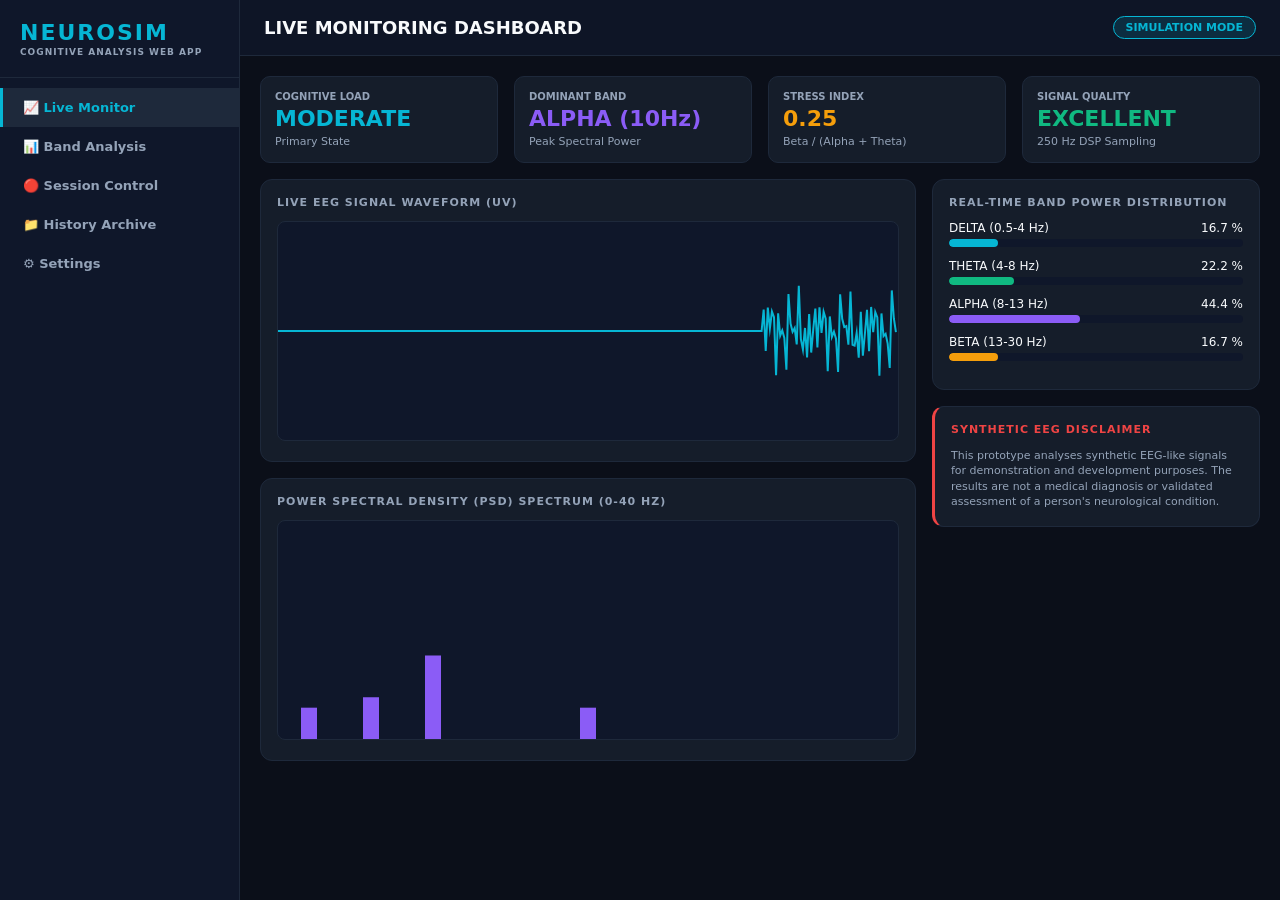
<file: android/app/src/main/assets/web/index.html>
<!DOCTYPE html>
<html lang="en">
<head>
    <meta charset="UTF-8">
    <meta name="viewport" content="width=device-width, initial-scale=1.0">
    <title>NEUROSIM — Synthetic EEG Cognitive Analysis Platform</title>
    <link rel="manifest" href="manifest.json">
    <meta name="theme-color" content="#0B0F19">
    <style>
        :root {
            --bg-dark: #0B0F19;
            --bg-card: #151D2A;
            --border: #1E293B;
            --text-main: #F8FAFC;
            --text-muted: #94A3B8;
            --cyan: #06B6D4;
            --emerald: #10B981;
            --purple: #8B5CF6;
            --amber: #F59E0B;
            --rose: #EF4444;
        }

        * {
            box-sizing: border-box;
            margin: 0;
            padding: 0;
            font-family: 'Segoe UI', system-ui, -apple-system, sans-serif;
        }

        body {
            background-color: var(--bg-dark);
            color: var(--text-main);
            display: flex;
            height: 100vh;
            overflow: hidden;
        }

        /* Sidebar Navigation */
        #sidebar {
            width: 240px;
            background-color: #0F172A;
            border-right: 1px solid var(--border);
            display: flex;
            flex-direction: column;
        }

        .brand-header {
            padding: 20px;
            border-bottom: 1px solid var(--border);
        }

        .brand-title {
            font-size: 22px;
            font-weight: 900;
            color: var(--cyan);
            letter-spacing: 2px;
        }

        .brand-sub {
            font-size: 9px;
            font-weight: 700;
            color: var(--text-muted);
            letter-spacing: 1px;
            margin-top: 2px;
        }

        .nav-list {
            list-style: none;
            padding: 10px 0;
        }

        .nav-item {
            padding: 12px 20px;
            color: var(--text-muted);
            font-size: 13px;
            font-weight: 600;
            cursor: pointer;
            display: flex;
            align-items: center;
            gap: 10px;
            transition: all 0.2s;
            border-left: 3px solid transparent;
        }

        .nav-item:hover {
            background-color: var(--border);
            color: var(--text-main);
        }

        .nav-item.active {
            background-color: var(--border);
            color: var(--cyan);
            border-left-color: var(--cyan);
        }

        /* Main View Container */
        #main-content {
            flex: 1;
            display: flex;
            flex-direction: column;
            overflow-y: auto;
        }

        header {
            padding: 16px 24px;
            background-color: rgba(15, 23, 42, 0.8);
            border-bottom: 1px solid var(--border);
            display: flex;
            justify-content: space-between;
            align-items: center;
        }

        .header-title {
            font-size: 18px;
            font-weight: 700;
        }

        .badge {
            background: rgba(6, 182, 212, 0.15);
            color: var(--cyan);
            border: 1px solid var(--cyan);
            padding: 4px 12px;
            border-radius: 12px;
            font-size: 11px;
            font-weight: 700;
        }

        /* Views */
        .view-screen {
            display: none;
            padding: 20px;
            flex: 1;
        }

        .view-screen.active {
            display: block;
        }

        /* Cards & Grid Layout */
        .glass-card {
            background: var(--bg-card);
            border: 1px solid var(--border);
            border-radius: 12px;
            padding: 16px;
            margin-bottom: 16px;
        }

        .card-title {
            font-size: 11px;
            font-weight: 700;
            color: var(--text-muted);
            letter-spacing: 1px;
            margin-bottom: 12px;
            text-transform: uppercase;
        }

        .grid-4 {
            display: grid;
            grid-template-columns: repeat(4, 1fr);
            gap: 16px;
            margin-bottom: 16px;
        }

        .grid-2 {
            display: grid;
            grid-template-columns: 2fr 1fr;
            gap: 16px;
        }

        .metric-card {
            background: var(--bg-card);
            border: 1px solid var(--border);
            border-radius: 10px;
            padding: 14px;
        }

        .metric-label {
            font-size: 10px;
            font-weight: 700;
            color: var(--text-muted);
        }

        .metric-val {
            font-size: 22px;
            font-weight: 800;
            color: var(--cyan);
            margin: 4px 0;
        }

        .metric-sub {
            font-size: 11px;
            color: var(--text-muted);
        }

        /* Canvas Plots */
        canvas {
            width: 100%;
            height: 220px;
            background: #0F172A;
            border-radius: 8px;
            border: 1px solid var(--border);
        }

        /* Progress Bars */
        .bar-container {
            margin-bottom: 12px;
        }

        .bar-header {
            display: flex;
            justify-content: space-between;
            font-size: 12px;
            margin-bottom: 4px;
        }

        .bar-bg {
            height: 8px;
            background: #0F172A;
            border-radius: 4px;
            overflow: hidden;
        }

        .bar-fill {
            height: 100%;
            border-radius: 4px;
            transition: width 0.3s ease;
        }

        /* Buttons */
        .btn {
            background: var(--cyan);
            color: #FFF;
            border: none;
            padding: 10px 18px;
            border-radius: 8px;
            font-weight: 700;
            cursor: pointer;
            transition: opacity 0.2s;
        }

        .btn:hover {
            opacity: 0.9;
        }

        .btn-emerald { background: var(--emerald); }
        .btn-rose { background: var(--rose); }

        /* Sliders */
        .slider-row {
            display: flex;
            align-items: center;
            gap: 12px;
            margin-bottom: 12px;
        }

        .slider-row label {
            width: 160px;
            font-size: 12px;
            font-weight: 600;
        }

        .slider-row input[type="range"] {
            flex: 1;
        }
    </style>
</head>
<body>

    <!-- Sidebar Navigation -->
    <div id="sidebar">
        <div class="brand-header">
            <div class="brand-title">NEUROSIM</div>
            <div class="brand-sub">COGNITIVE ANALYSIS WEB APP</div>
        </div>
        <ul class="nav-list">
            <li class="nav-item active" onclick="switchTab('monitor')">📈 Live Monitor</li>
            <li class="nav-item" onclick="switchTab('band')">📊 Band Analysis</li>
            <li class="nav-item" onclick="switchTab('session')">🔴 Session Control</li>
            <li class="nav-item" onclick="switchTab('history')">📁 History Archive</li>
            <li class="nav-item" onclick="switchTab('settings')">⚙ Settings</li>
        </ul>
    </div>

    <!-- Main Content Area -->
    <div id="main-content">
        <header>
            <div class="header-title" id="header-title">LIVE MONITORING DASHBOARD</div>
            <div class="badge" id="mode-badge">SIMULATION MODE</div>
        </header>

        <!-- Live Monitor Screen -->
        <div id="screen-monitor" class="view-screen active">
            <div class="grid-4">
                <div class="metric-card">
                    <div class="metric-label">COGNITIVE LOAD</div>
                    <div class="metric-val" id="m-load">MODERATE</div>
                    <div class="metric-sub">Primary State</div>
                </div>
                <div class="metric-card">
                    <div class="metric-label">DOMINANT BAND</div>
                    <div class="metric-val" id="m-dom" style="color: var(--purple);">ALPHA (10Hz)</div>
                    <div class="metric-sub">Peak Spectral Power</div>
                </div>
                <div class="metric-card">
                    <div class="metric-label">STRESS INDEX</div>
                    <div class="metric-val" id="m-stress" style="color: var(--amber);">0.48</div>
                    <div class="metric-sub">Beta / (Alpha + Theta)</div>
                </div>
                <div class="metric-card">
                    <div class="metric-label">SIGNAL QUALITY</div>
                    <div class="metric-val" id="m-qual" style="color: var(--emerald);">EXCELLENT</div>
                    <div class="metric-sub">250 Hz DSP Sampling</div>
                </div>
            </div>

            <div class="grid-2">
                <div>
                    <div class="glass-card">
                        <div class="card-title">Live EEG Signal Waveform (uV)</div>
                        <canvas id="waveCanvas"></canvas>
                    </div>
                    <div class="glass-card">
                        <div class="card-title">Power Spectral Density (PSD) Spectrum (0-40 Hz)</div>
                        <canvas id="psdCanvas"></canvas>
                    </div>
                </div>

                <div>
                    <div class="glass-card">
                        <div class="card-title">Real-Time Band Power Distribution</div>
                        
                        <div class="bar-container">
                            <div class="bar-header"><span>DELTA (0.5-4 Hz)</span><span id="lbl-delta">25.0 %</span></div>
                            <div class="bar-bg"><div class="bar-fill" id="fill-delta" style="width: 25%; background: var(--cyan);"></div></div>
                        </div>

                        <div class="bar-container">
                            <div class="bar-header"><span>THETA (4-8 Hz)</span><span id="lbl-theta">25.0 %</span></div>
                            <div class="bar-bg"><div class="bar-fill" id="fill-theta" style="width: 25%; background: var(--emerald);"></div></div>
                        </div>

                        <div class="bar-container">
                            <div class="bar-header"><span>ALPHA (8-13 Hz)</span><span id="lbl-alpha">25.0 %</span></div>
                            <div class="bar-bg"><div class="bar-fill" id="fill-alpha" style="width: 25%; background: var(--purple);"></div></div>
                        </div>

                        <div class="bar-container">
                            <div class="bar-header"><span>BETA (13-30 Hz)</span><span id="lbl-beta">25.0 %</span></div>
                            <div class="bar-bg"><div class="bar-fill" id="fill-beta" style="width: 25%; background: var(--amber);"></div></div>
                        </div>
                    </div>

                    <div class="glass-card" style="border-left: 3px solid var(--rose);">
                        <div class="card-title" style="color: var(--rose);">Synthetic EEG Disclaimer</div>
                        <p style="font-size: 11px; color: var(--text-muted); line-height: 1.4;">
                            This prototype analyses synthetic EEG-like signals for demonstration and development purposes. 
                            The results are not a medical diagnosis or validated assessment of a person's neurological condition.
                        </p>
                    </div>
                </div>
            </div>
        </div>

        <!-- Band Analysis Screen -->
        <div id="screen-band" class="view-screen">
            <div class="glass-card">
                <div class="card-title">Clinical Spectral Ratios & Cognitive Metrics</div>
                <div class="grid-4">
                    <div class="metric-card"><div class="metric-label">Theta/Beta Ratio (TBR)</div><div class="metric-val" id="b-tbr">1.00</div></div>
                    <div class="metric-card"><div class="metric-label">Alpha/Beta Ratio (ABR)</div><div class="metric-val" id="b-abr">1.00</div></div>
                    <div class="metric-card"><div class="metric-label">Engagement Index</div><div class="metric-val" id="b-eng">0.50</div></div>
                    <div class="metric-card"><div class="metric-label">Fatigue Metric</div><div class="metric-val" id="b-fatigue">0.50</div></div>
                </div>
            </div>
        </div>

        <!-- Session Control Screen -->
        <div id="screen-session" class="view-screen">
            <div class="glass-card">
                <div class="card-title">Session Recording Controls</div>
                <div style="display: flex; gap: 12px; margin-bottom: 20px;">
                    <button class="btn btn-emerald" onclick="startSession()">▶ START SESSION</button>
                    <button class="btn btn-rose" onclick="stopSession()">⏹ STOP & SAVE</button>
                </div>
                <div class="grid-4">
                    <div class="metric-card"><div class="metric-label">Session ID</div><div class="metric-val" id="s-id">SESS-NONE</div></div>
                    <div class="metric-card"><div class="metric-label">Duration</div><div class="metric-val" id="s-dur">00:00</div></div>
                    <div class="metric-card"><div class="metric-label">Samples Logged</div><div class="metric-val" id="s-samples">0</div></div>
                </div>
            </div>
        </div>

        <!-- History Screen -->
        <div id="screen-history" class="view-screen">
            <div class="glass-card">
                <div class="card-title">Session Archive History</div>
                <p style="font-size: 13px; color: var(--text-muted);">Session logs recorded during active browser sessions.</p>
            </div>
        </div>

        <!-- Settings Screen -->
        <div id="screen-settings" class="view-screen">
            <div class="glass-card">
                <div class="card-title">Synthetic Waveform Generator Controls</div>
                <div class="slider-row">
                    <label>Delta (2 Hz):</label>
                    <input type="range" id="sld-delta" min="0" max="100" value="30" oninput="updateSim()">
                </div>
                <div class="slider-row">
                    <label>Theta (6 Hz):</label>
                    <input type="range" id="sld-theta" min="0" max="100" value="40" oninput="updateSim()">
                </div>
                <div class="slider-row">
                    <label>Alpha (10 Hz):</label>
                    <input type="range" id="sld-alpha" min="0" max="100" value="80" oninput="updateSim()">
                </div>
                <div class="slider-row">
                    <label>Beta (20 Hz):</label>
                    <input type="range" id="sld-beta" min="0" max="100" value="30" oninput="updateSim()">
                </div>
            </div>
        </div>

    </div>

    <script>
        // Core Web DSP Engine
        let simParams = { delta: 0.3, theta: 0.4, alpha: 0.8, beta: 0.3 };
        let tCursor = 0.0;
        let isRecording = false;
        let recordingStart = 0;
        let sampleCount = 0;

        function updateSim() {
            simParams.delta = parseFloat(document.getElementById('sld-delta').value) / 100.0;
            simParams.theta = parseFloat(document.getElementById('sld-theta').value) / 100.0;
            simParams.alpha = parseFloat(document.getElementById('sld-alpha').value) / 100.0;
            simParams.beta = parseFloat(document.getElementById('sld-beta').value) / 100.0;
        }

        function switchTab(tabKey) {
            document.querySelectorAll('.view-screen').forEach(el => el.classList.remove('active'));
            document.querySelectorAll('.nav-item').forEach(el => el.classList.remove('active'));
            document.getElementById('screen-' + tabKey).classList.add('active');
            event.currentTarget.classList.add('active');
        }

        // Live Canvas Rendering Loop
        const waveCanvas = document.getElementById('waveCanvas');
        const waveCtx = waveCanvas.getContext('2d');
        const psdCanvas = document.getElementById('psdCanvas');
        const psdCtx = psdCanvas.getContext('2d');

        function resizeCanvases() {
            waveCanvas.width = waveCanvas.clientWidth;
            waveCanvas.height = waveCanvas.clientHeight;
            psdCanvas.width = psdCanvas.clientWidth;
            psdCanvas.height = psdCanvas.clientHeight;
        }
        window.addEventListener('resize', resizeCanvases);
        resizeCanvases();

        let waveHistory = new Array(300).fill(0);

        function renderLoop() {
            tCursor += 0.04;

            // Generate synthetic sample
            const sD = simParams.delta * Math.sin(2 * Math.PI * 2 * tCursor);
            const sT = simParams.theta * Math.sin(2 * Math.PI * 6 * tCursor);
            const sA = simParams.alpha * Math.sin(2 * Math.PI * 10 * tCursor);
            const sB = simParams.beta * Math.sin(2 * Math.PI * 20 * tCursor);
            const noise = (Math.random() - 0.5) * 0.2;

            const val = (sD + sT + sA + sB + noise) * 30.0;
            waveHistory.shift();
            waveHistory.push(val);

            // Draw Waveform
            const w = waveCanvas.width;
            const h = waveCanvas.height;
            waveCtx.clearRect(0, 0, w, h);
            waveCtx.beginPath();
            waveCtx.strokeStyle = '#06B6D4';
            waveCtx.lineWidth = 2;

            const step = w / waveHistory.length;
            for (let i = 0; i < waveHistory.length; i++) {
                const x = i * step;
                const y = h / 2 - waveHistory[i];
                if (i === 0) waveCtx.moveTo(x, y);
                else waveCtx.lineTo(x, y);
            }
            waveCtx.stroke();

            // Calculate band powers
            const total = simParams.delta + simParams.theta + simParams.alpha + simParams.beta + 0.001;
            const pD = (simParams.delta / total) * 100;
            const pT = (simParams.theta / total) * 100;
            const pA = (simParams.alpha / total) * 100;
            const pB = (simParams.beta / total) * 100;

            document.getElementById('lbl-delta').innerText = pD.toFixed(1) + ' %';
            document.getElementById('fill-delta').style.width = pD + '%';
            document.getElementById('lbl-theta').innerText = pT.toFixed(1) + ' %';
            document.getElementById('fill-theta').style.width = pT + '%';
            document.getElementById('lbl-alpha').innerText = pA.toFixed(1) + ' %';
            document.getElementById('fill-alpha').style.width = pA + '%';
            document.getElementById('lbl-beta').innerText = pB.toFixed(1) + ' %';
            document.getElementById('fill-beta').style.width = pB + '%';

            // Stress Index
            const stress = (simParams.beta / (simParams.alpha + simParams.theta + 0.001)).toFixed(2);
            document.getElementById('m-stress').innerText = stress;

            // Draw PSD Spectrum
            const pw = psdCanvas.width;
            const ph = psdCanvas.height;
            psdCtx.clearRect(0, 0, pw, ph);
            psdCtx.fillStyle = '#8B5CF6';

            const bands = [
                { f: 2, val: pD },
                { f: 6, val: pT },
                { f: 10, val: pA },
                { f: 20, val: pB }
            ];

            bands.forEach(b => {
                const x = (b.f / 40) * pw;
                const barH = (b.val / 100) * (ph - 30);
                psdCtx.fillRect(x - 8, ph - barH, 16, barH);
            });

            if (isRecording) {
                sampleCount += 10;
                const elapsed = ((Date.now() - recordingStart) / 1000).toFixed(0);
                document.getElementById('s-dur').innerText = elapsed + 's';
                document.getElementById('s-samples').innerText = sampleCount;
            }

            requestAnimationFrame(renderLoop);
        }

        renderLoop();

        function startSession() {
            isRecording = true;
            recordingStart = Date.now();
            sampleCount = 0;
            document.getElementById('s-id').innerText = 'SESS-' + Math.floor(Math.random() * 9000 + 1000);
        }

        function stopSession() {
            isRecording = false;
            alert('Session Saved to History Archive!');
        }
    </script>
</body>
</html>
</file>
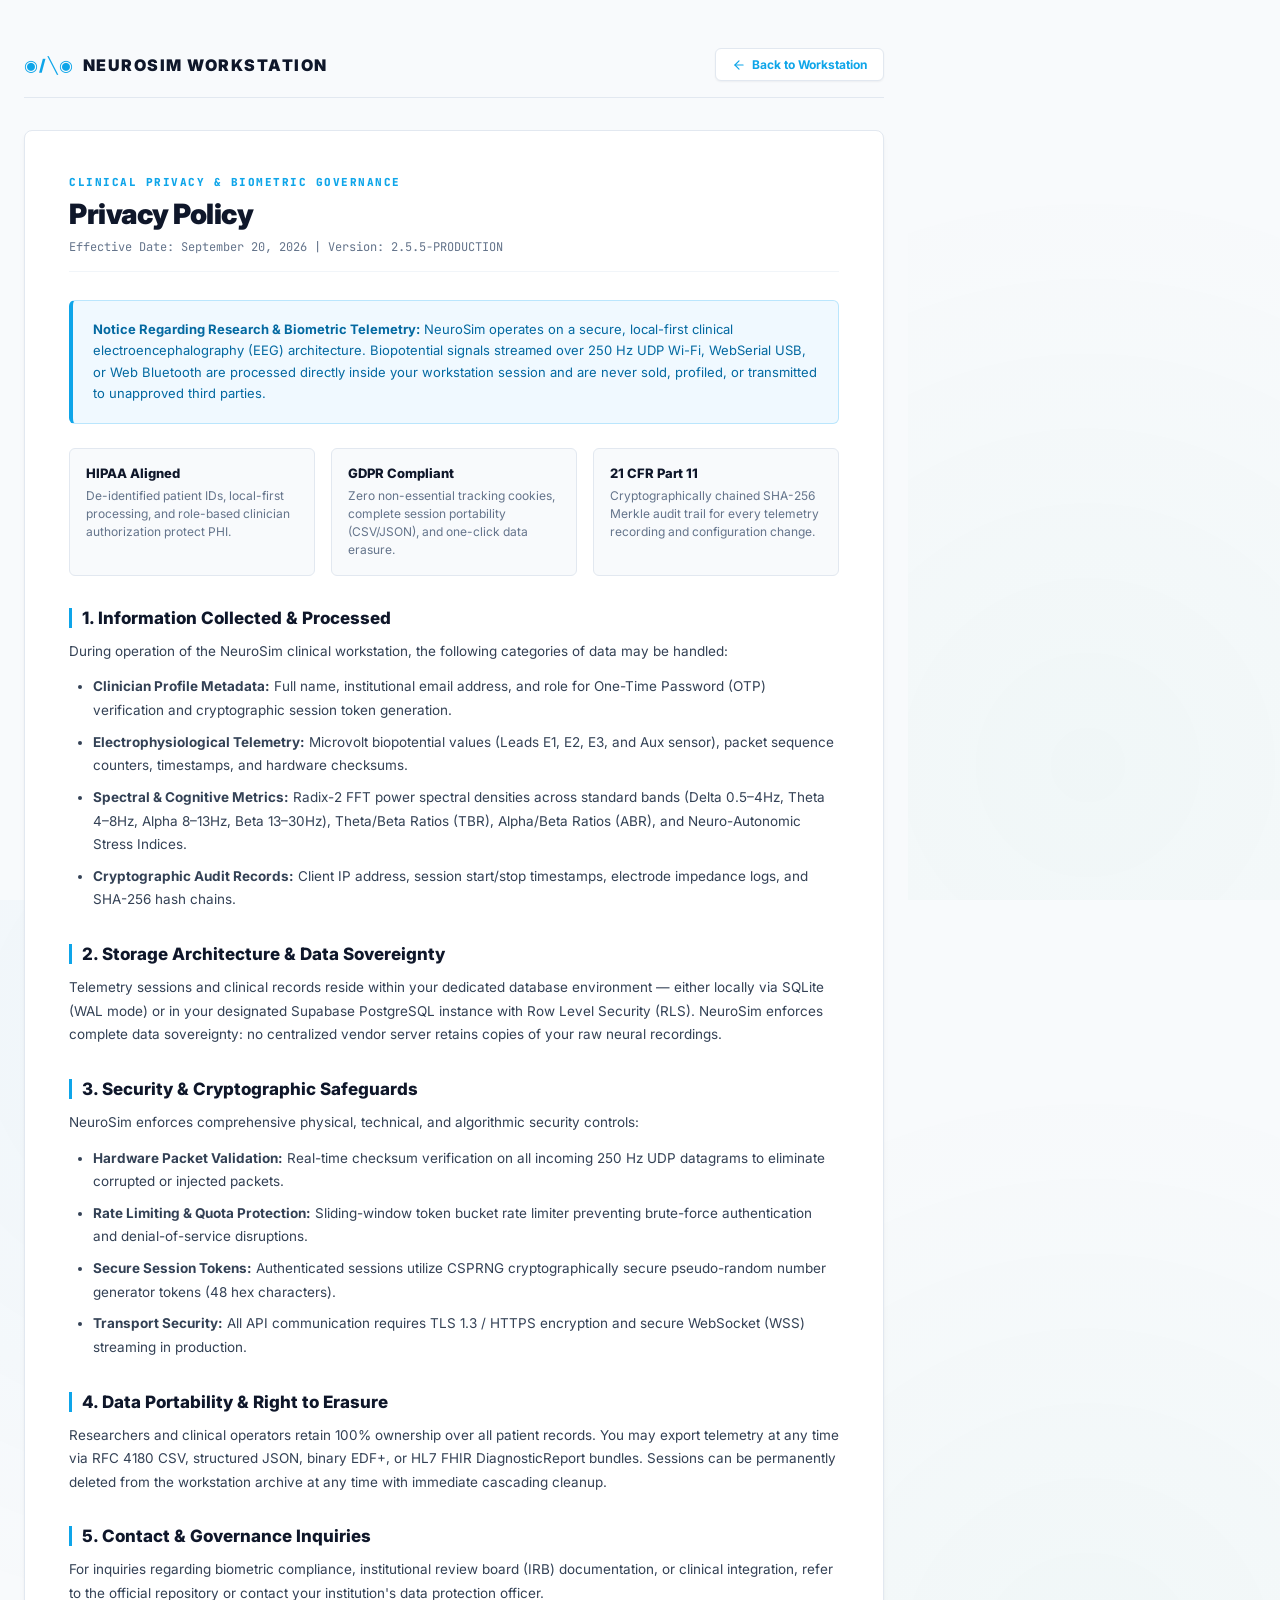
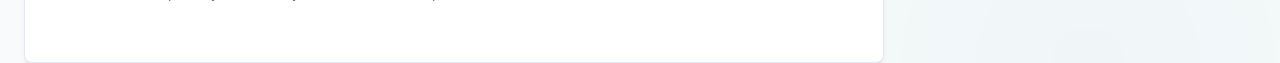
<file: web/privacy.html>
<!DOCTYPE html>
<html lang="en">
<head>
    <meta charset="UTF-8">
    <meta name="viewport" content="width=device-width, initial-scale=1.0">
    <title>Privacy Policy | NEUROSIM Clinical EEG Workstation</title>
    <link rel="icon" type="image/svg+xml" href="favicon.svg">
    <link rel="apple-touch-icon" href="favicon.svg">
    <link rel="stylesheet" href="styles.css?v=2.5.5">
    <meta name="theme-color" content="#FFFFFF">
    <meta name="description" content="NeuroSim Clinical Privacy Policy: HIPAA, GDPR & 21 CFR Part 11 Compliance for EEG Telemetry and Biometric Data Governance.">
    <link rel="preconnect" href="https://fonts.googleapis.com">
    <link rel="preconnect" href="https://fonts.gstatic.com" crossorigin>
    <link href="https://fonts.googleapis.com/css2?family=Inter:wght@400;500;600;700;800;900&family=JetBrains+Mono:wght@400;600;700&display=swap" rel="stylesheet">
    <style>
        body {
            background-color: #F8FAFC;
            color: #0F172A;
            font-family: 'Inter', system-ui, -apple-system, sans-serif;
            margin: 0;
            padding: 0;
        }
        .legal-page {
            min-height: 100vh;
            background-color: #F8FAFC;
            padding: 48px 24px;
            display: flex;
            justify-content: center;
        }
        .legal-container {
            max-width: 860px;
            width: 100%;
        }
        .legal-nav {
            display: flex;
            align-items: center;
            justify-content: space-between;
            margin-bottom: 32px;
            padding-bottom: 16px;
            border-bottom: 1px solid #E2E8F0;
        }
        .legal-nav-brand {
            display: inline-flex;
            align-items: center;
            gap: 8px;
            font-size: 16px;
            font-weight: 900;
            color: #0F172A;
            letter-spacing: 1.5px;
            text-decoration: none;
        }
        .legal-nav-brand span {
            color: #0EA5E9;
        }
        .legal-nav-back {
            display: inline-flex;
            align-items: center;
            gap: 6px;
            font-size: 12px;
            font-weight: 700;
            color: #0EA5E9;
            text-decoration: none;
            padding: 8px 16px;
            background: #FFFFFF;
            border: 1px solid #E2E8F0;
            border-radius: 6px;
            transition: all 0.2s ease;
            box-shadow: 0 1px 2px rgba(15, 23, 42, 0.05);
        }
        .legal-nav-back:hover {
            background: #F1F5F9;
            border-color: #CBD5E1;
            color: #0284C7;
        }
        .legal-card {
            background-color: #FFFFFF;
            border: 1px solid #E2E8F0;
            border-radius: 8px;
            padding: 44px;
            box-shadow: 0 4px 6px -1px rgba(15, 23, 42, 0.05), 0 2px 4px -2px rgba(15, 23, 42, 0.05);
        }
        .legal-tag {
            font-family: 'JetBrains Mono', monospace;
            font-size: 11px;
            font-weight: 800;
            color: #0EA5E9;
            letter-spacing: 1.5px;
            margin-bottom: 8px;
        }
        h1 {
            font-size: 28px;
            font-weight: 900;
            color: #0F172A;
            margin-top: 0;
            margin-bottom: 8px;
            letter-spacing: -0.5px;
        }
        .effective-date {
            font-size: 12px;
            color: #64748B;
            margin-bottom: 28px;
            padding-bottom: 16px;
            border-bottom: 1px solid #F1F5F9;
            font-family: 'JetBrains Mono', monospace;
        }
        h2 {
            font-size: 17px;
            font-weight: 800;
            color: #0F172A;
            margin-top: 32px;
            margin-bottom: 12px;
            border-left: 3px solid #0EA5E9;
            padding-left: 10px;
        }
        p, li {
            font-size: 13.5px;
            line-height: 1.75;
            color: #334155;
            margin-bottom: 12px;
        }
        ul {
            padding-left: 24px;
            margin-bottom: 20px;
        }
        li {
            margin-bottom: 8px;
        }
        .notice-box {
            background: #F0F9FF;
            border: 1px solid #BAE6FD;
            border-left: 4px solid #0EA5E9;
            padding: 18px 20px;
            border-radius: 6px;
            margin: 24px 0;
            font-size: 13px;
            color: #0369A1;
            line-height: 1.65;
        }
        .compliance-grid {
            display: grid;
            grid-template-columns: repeat(auto-fit, minmax(220px, 1fr));
            gap: 16px;
            margin: 24px 0;
        }
        .compliance-card {
            background: #F8FAFC;
            border: 1px solid #E2E8F0;
            border-radius: 6px;
            padding: 16px;
        }
        .compliance-card h3 {
            font-size: 13px;
            font-weight: 800;
            margin: 0 0 6px 0;
            color: #0F172A;
        }
        .compliance-card p {
            font-size: 12px;
            margin: 0;
            color: #64748B;
            line-height: 1.5;
        }
    </style>
</head>
<body>
    <div class="legal-page">
        <div class="legal-container">
            <header class="legal-nav" role="banner">
                <a href="/" class="legal-nav-brand">
                    <span>◉/╲◉</span> NEUROSIM WORKSTATION
                </a>
                <a href="/" class="legal-nav-back" aria-label="Return to Live Workstation">
                    <svg width="14" height="14" viewBox="0 0 24 24" fill="none" stroke="currentColor" stroke-width="2" stroke-linecap="round" stroke-linejoin="round" aria-hidden="true">
                        <line x1="19" y1="12" x2="5" y2="12"></line>
                        <polyline points="12 19 5 12 12 5"></polyline>
                    </svg>
                    Back to Workstation
                </a>
            </header>

            <main class="legal-card" role="main">
                <div class="legal-tag">CLINICAL PRIVACY &amp; BIOMETRIC GOVERNANCE</div>
                <h1>Privacy Policy</h1>
                <div class="effective-date">Effective Date: September 20, 2026 | Version: 2.5.5-PRODUCTION</div>

                <div class="notice-box">
                    <strong>Notice Regarding Research &amp; Biometric Telemetry:</strong> NeuroSim operates on a secure, local-first clinical electroencephalography (EEG) architecture. Biopotential signals streamed over 250 Hz UDP Wi-Fi, WebSerial USB, or Web Bluetooth are processed directly inside your workstation session and are never sold, profiled, or transmitted to unapproved third parties.
                </div>

                <div class="compliance-grid">
                    <div class="compliance-card">
                        <h3>HIPAA Aligned</h3>
                        <p>De-identified patient IDs, local-first processing, and role-based clinician authorization protect PHI.</p>
                    </div>
                    <div class="compliance-card">
                        <h3>GDPR Compliant</h3>
                        <p>Zero non-essential tracking cookies, complete session portability (CSV/JSON), and one-click data erasure.</p>
                    </div>
                    <div class="compliance-card">
                        <h3>21 CFR Part 11</h3>
                        <p>Cryptographically chained SHA-256 Merkle audit trail for every telemetry recording and configuration change.</p>
                    </div>
                </div>

                <h2>1. Information Collected &amp; Processed</h2>
                <p>During operation of the NeuroSim clinical workstation, the following categories of data may be handled:</p>
                <ul>
                    <li><strong>Clinician Profile Metadata:</strong> Full name, institutional email address, and role for One-Time Password (OTP) verification and cryptographic session token generation.</li>
                    <li><strong>Electrophysiological Telemetry:</strong> Microvolt biopotential values (Leads E1, E2, E3, and Aux sensor), packet sequence counters, timestamps, and hardware checksums.</li>
                    <li><strong>Spectral &amp; Cognitive Metrics:</strong> Radix-2 FFT power spectral densities across standard bands (Delta 0.5–4Hz, Theta 4–8Hz, Alpha 8–13Hz, Beta 13–30Hz), Theta/Beta Ratios (TBR), Alpha/Beta Ratios (ABR), and Neuro-Autonomic Stress Indices.</li>
                    <li><strong>Cryptographic Audit Records:</strong> Client IP address, session start/stop timestamps, electrode impedance logs, and SHA-256 hash chains.</li>
                </ul>

                <h2>2. Storage Architecture &amp; Data Sovereignty</h2>
                <p>Telemetry sessions and clinical records reside within your dedicated database environment — either locally via SQLite (WAL mode) or in your designated Supabase PostgreSQL instance with Row Level Security (RLS). NeuroSim enforces complete data sovereignty: no centralized vendor server retains copies of your raw neural recordings.</p>

                <h2>3. Security &amp; Cryptographic Safeguards</h2>
                <p>NeuroSim enforces comprehensive physical, technical, and algorithmic security controls:</p>
                <ul>
                    <li><strong>Hardware Packet Validation:</strong> Real-time checksum verification on all incoming 250 Hz UDP datagrams to eliminate corrupted or injected packets.</li>
                    <li><strong>Rate Limiting &amp; Quota Protection:</strong> Sliding-window token bucket rate limiter preventing brute-force authentication and denial-of-service disruptions.</li>
                    <li><strong>Secure Session Tokens:</strong> Authenticated sessions utilize CSPRNG cryptographically secure pseudo-random number generator tokens (48 hex characters).</li>
                    <li><strong>Transport Security:</strong> All API communication requires TLS 1.3 / HTTPS encryption and secure WebSocket (WSS) streaming in production.</li>
                </ul>

                <h2>4. Data Portability &amp; Right to Erasure</h2>
                <p>Researchers and clinical operators retain 100% ownership over all patient records. You may export telemetry at any time via RFC 4180 CSV, structured JSON, binary EDF+, or HL7 FHIR DiagnosticReport bundles. Sessions can be permanently deleted from the workstation archive at any time with immediate cascading cleanup.</p>

                <h2>5. Contact &amp; Governance Inquiries</h2>
                <p>For inquiries regarding biometric compliance, institutional review board (IRB) documentation, or clinical integration, refer to the official repository or contact your institution's data protection officer.</p>
            </main>
        </div>
    </div>
</body>
</html>
</file>
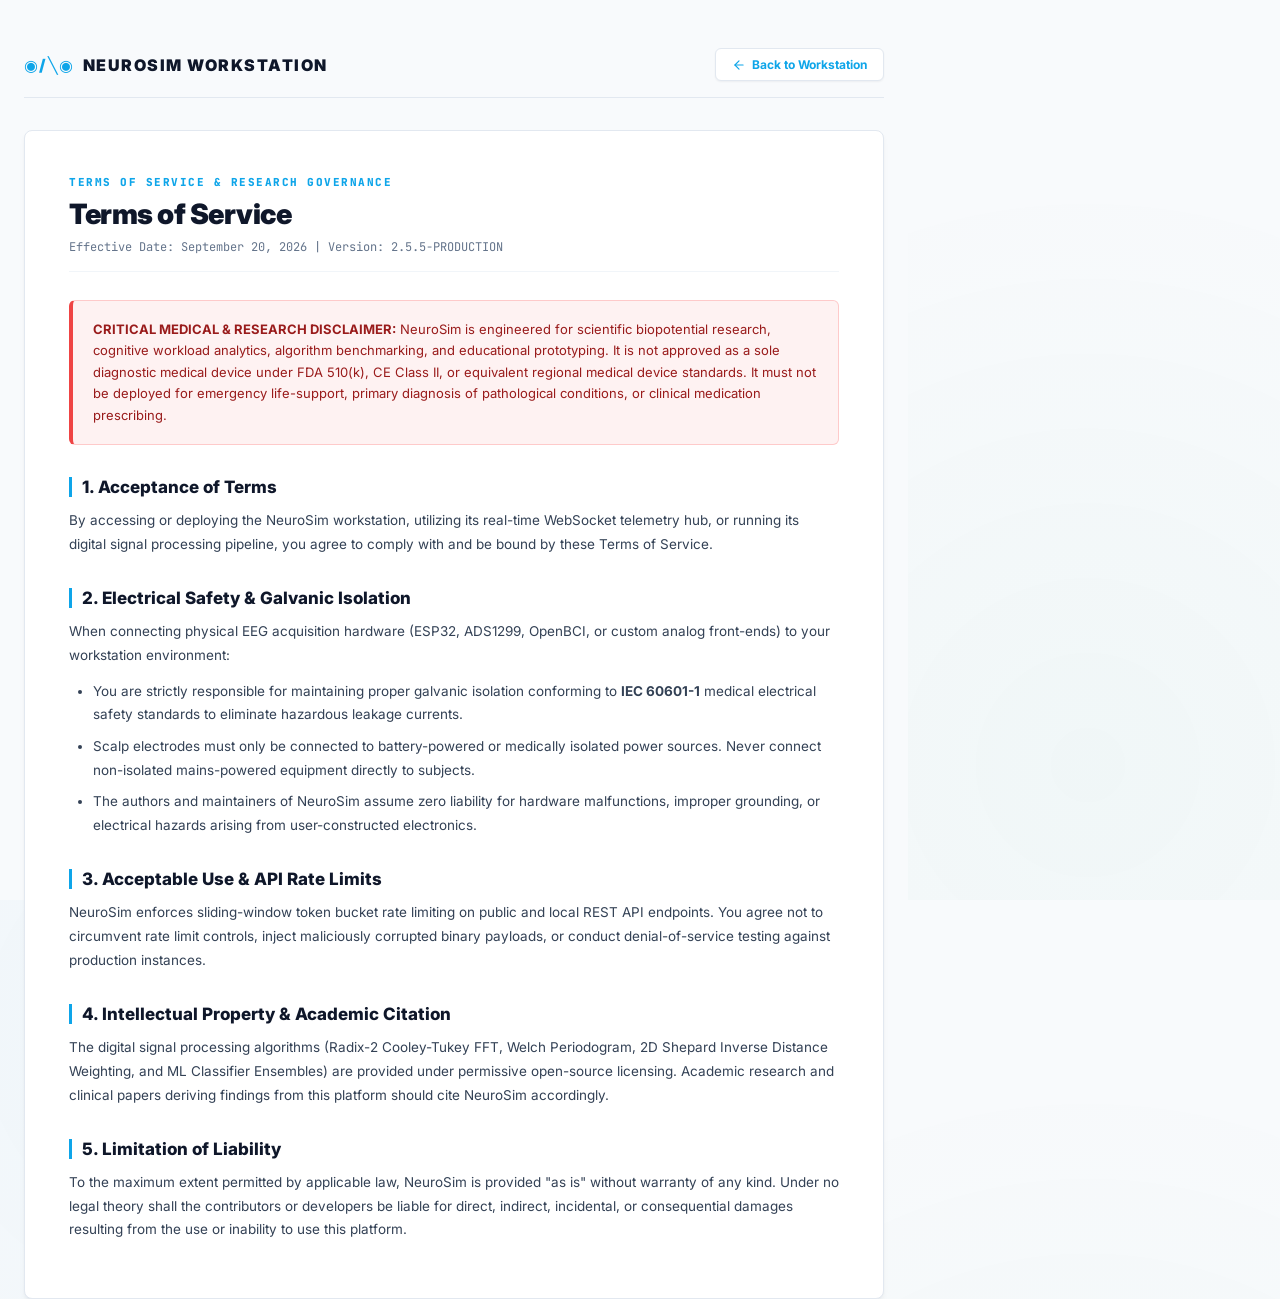
<file: web/terms.html>
<!DOCTYPE html>
<html lang="en">
<head>
    <meta charset="UTF-8">
    <meta name="viewport" content="width=device-width, initial-scale=1.0">
    <title>Terms of Service | NEUROSIM Clinical EEG Workstation</title>
    <link rel="icon" type="image/svg+xml" href="favicon.svg">
    <link rel="apple-touch-icon" href="favicon.svg">
    <link rel="stylesheet" href="styles.css?v=2.5.5">
    <meta name="theme-color" content="#FFFFFF">
    <meta name="description" content="NeuroSim Terms of Service: Research and Clinical Biopotential Software Licensing, Hardware Isolation Guidelines & Academic Attribution.">
    <link rel="preconnect" href="https://fonts.googleapis.com">
    <link rel="preconnect" href="https://fonts.gstatic.com" crossorigin>
    <link href="https://fonts.googleapis.com/css2?family=Inter:wght@400;500;600;700;800;900&family=JetBrains+Mono:wght@400;600;700&display=swap" rel="stylesheet">
    <style>
        body {
            background-color: #F8FAFC;
            color: #0F172A;
            font-family: 'Inter', system-ui, -apple-system, sans-serif;
            margin: 0;
            padding: 0;
        }
        .legal-page {
            min-height: 100vh;
            background-color: #F8FAFC;
            padding: 48px 24px;
            display: flex;
            justify-content: center;
        }
        .legal-container {
            max-width: 860px;
            width: 100%;
        }
        .legal-nav {
            display: flex;
            align-items: center;
            justify-content: space-between;
            margin-bottom: 32px;
            padding-bottom: 16px;
            border-bottom: 1px solid #E2E8F0;
        }
        .legal-nav-brand {
            display: inline-flex;
            align-items: center;
            gap: 8px;
            font-size: 16px;
            font-weight: 900;
            color: #0F172A;
            letter-spacing: 1.5px;
            text-decoration: none;
        }
        .legal-nav-brand span {
            color: #0EA5E9;
        }
        .legal-nav-back {
            display: inline-flex;
            align-items: center;
            gap: 6px;
            font-size: 12px;
            font-weight: 700;
            color: #0EA5E9;
            text-decoration: none;
            padding: 8px 16px;
            background: #FFFFFF;
            border: 1px solid #E2E8F0;
            border-radius: 6px;
            transition: all 0.2s ease;
            box-shadow: 0 1px 2px rgba(15, 23, 42, 0.05);
        }
        .legal-nav-back:hover {
            background: #F1F5F9;
            border-color: #CBD5E1;
            color: #0284C7;
        }
        .legal-card {
            background-color: #FFFFFF;
            border: 1px solid #E2E8F0;
            border-radius: 8px;
            padding: 44px;
            box-shadow: 0 4px 6px -1px rgba(15, 23, 42, 0.05), 0 2px 4px -2px rgba(15, 23, 42, 0.05);
        }
        .legal-tag {
            font-family: 'JetBrains Mono', monospace;
            font-size: 11px;
            font-weight: 800;
            color: #0EA5E9;
            letter-spacing: 1.5px;
            margin-bottom: 8px;
        }
        h1 {
            font-size: 28px;
            font-weight: 900;
            color: #0F172A;
            margin-top: 0;
            margin-bottom: 8px;
            letter-spacing: -0.5px;
        }
        .effective-date {
            font-size: 12px;
            color: #64748B;
            margin-bottom: 28px;
            padding-bottom: 16px;
            border-bottom: 1px solid #F1F5F9;
            font-family: 'JetBrains Mono', monospace;
        }
        h2 {
            font-size: 17px;
            font-weight: 800;
            color: #0F172A;
            margin-top: 32px;
            margin-bottom: 12px;
            border-left: 3px solid #0EA5E9;
            padding-left: 10px;
        }
        p, li {
            font-size: 13.5px;
            line-height: 1.75;
            color: #334155;
            margin-bottom: 12px;
        }
        ul {
            padding-left: 24px;
            margin-bottom: 20px;
        }
        li {
            margin-bottom: 8px;
        }
        .disclaimer-box {
            background: #FEF2F2;
            border: 1px solid #FECACA;
            border-left: 4px solid #EF4444;
            padding: 18px 20px;
            border-radius: 6px;
            margin: 24px 0;
            font-size: 13px;
            color: #991B1B;
            line-height: 1.65;
        }
    </style>
</head>
<body>
    <div class="legal-page">
        <div class="legal-container">
            <header class="legal-nav" role="banner">
                <a href="/" class="legal-nav-brand">
                    <span>◉/╲◉</span> NEUROSIM WORKSTATION
                </a>
                <a href="/" class="legal-nav-back" aria-label="Return to Live Workstation">
                    <svg width="14" height="14" viewBox="0 0 24 24" fill="none" stroke="currentColor" stroke-width="2" stroke-linecap="round" stroke-linejoin="round" aria-hidden="true">
                        <line x1="19" y1="12" x2="5" y2="12"></line>
                        <polyline points="12 19 5 12 12 5"></polyline>
                    </svg>
                    Back to Workstation
                </a>
            </header>

            <main class="legal-card" role="main">
                <div class="legal-tag">TERMS OF SERVICE &amp; RESEARCH GOVERNANCE</div>
                <h1>Terms of Service</h1>
                <div class="effective-date">Effective Date: September 20, 2026 | Version: 2.5.5-PRODUCTION</div>

                <div class="disclaimer-box">
                    <strong>CRITICAL MEDICAL &amp; RESEARCH DISCLAIMER:</strong> NeuroSim is engineered for scientific biopotential research, cognitive workload analytics, algorithm benchmarking, and educational prototyping. It is not approved as a sole diagnostic medical device under FDA 510(k), CE Class II, or equivalent regional medical device standards. It must not be deployed for emergency life-support, primary diagnosis of pathological conditions, or clinical medication prescribing.
                </div>

                <h2>1. Acceptance of Terms</h2>
                <p>By accessing or deploying the NeuroSim workstation, utilizing its real-time WebSocket telemetry hub, or running its digital signal processing pipeline, you agree to comply with and be bound by these Terms of Service.</p>

                <h2>2. Electrical Safety &amp; Galvanic Isolation</h2>
                <p>When connecting physical EEG acquisition hardware (ESP32, ADS1299, OpenBCI, or custom analog front-ends) to your workstation environment:</p>
                <ul>
                    <li>You are strictly responsible for maintaining proper galvanic isolation conforming to <strong>IEC 60601-1</strong> medical electrical safety standards to eliminate hazardous leakage currents.</li>
                    <li>Scalp electrodes must only be connected to battery-powered or medically isolated power sources. Never connect non-isolated mains-powered equipment directly to subjects.</li>
                    <li>The authors and maintainers of NeuroSim assume zero liability for hardware malfunctions, improper grounding, or electrical hazards arising from user-constructed electronics.</li>
                </ul>

                <h2>3. Acceptable Use &amp; API Rate Limits</h2>
                <p>NeuroSim enforces sliding-window token bucket rate limiting on public and local REST API endpoints. You agree not to circumvent rate limit controls, inject maliciously corrupted binary payloads, or conduct denial-of-service testing against production instances.</p>

                <h2>4. Intellectual Property &amp; Academic Citation</h2>
                <p>The digital signal processing algorithms (Radix-2 Cooley-Tukey FFT, Welch Periodogram, 2D Shepard Inverse Distance Weighting, and ML Classifier Ensembles) are provided under permissive open-source licensing. Academic research and clinical papers deriving findings from this platform should cite NeuroSim accordingly.</p>

                <h2>5. Limitation of Liability</h2>
                <p>To the maximum extent permitted by applicable law, NeuroSim is provided "as is" without warranty of any kind. Under no legal theory shall the contributors or developers be liable for direct, indirect, incidental, or consequential damages resulting from the use or inability to use this platform.</p>
            </main>
        </div>
    </div>
</body>
</html>
</file>
<file: web/styles.css>
:root {
    --bg-dark: #F8FAFC;
    --bg-sidebar: #FFFFFF;
    --bg-card: #FFFFFF;
    --bg-card-hover: #F8FAFC;
    --border: #E2E8F0;
    --border-glow: rgba(2, 132, 199, 0.25);
    
    --text-main: #0F172A;
    --text-muted: #475569;
    --text-dim: #64748B;

    --cyan: #0284C7;
    --emerald: #059669;
    --blue: #2563EB;
    --amber: #D97706;
    --rose: #DC2626;

    --radius-sm: 4px;
    --radius-md: 6px;
    --radius-lg: 8px;
    --shadow-card: 0 2px 10px rgba(15, 23, 42, 0.04), 0 1px 3px rgba(15, 23, 42, 0.02);
}

* {
    box-sizing: border-box;
    margin: 0;
    padding: 0;
    font-family: 'Inter', system-ui, -apple-system, BlinkMacSystemFont, Roboto, sans-serif;
}

body {
    background-color: var(--bg-dark);
    color: var(--text-main);
    display: flex;
    height: 100vh;
    overflow: hidden;
    background-image: 
        radial-gradient(circle at 15% 15%, rgba(2, 132, 199, 0.04), transparent 45%),
        radial-gradient(circle at 85% 85%, rgba(5, 150, 105, 0.03), transparent 45%);
}

/* ========================================================================== */
/* Left Sidebar                                                               */
/* ========================================================================== */
#sidebar {
    width: 260px;
    background: var(--bg-sidebar);
    border-right: 1px solid var(--border);
    display: flex;
    flex-direction: column;
    z-index: 100;
    user-select: none;
}

.brand-header {
    padding: 24px 20px;
    border-bottom: 1px solid var(--border);
}

.brand-logo-wrap {
    display: flex;
    align-items: center;
    gap: 10px;
}

.brand-icon {
    font-size: 20px;
    color: var(--cyan);
    filter: drop-shadow(0 0 8px rgba(14, 165, 233, 0.5));
}

.brand-title {
    font-size: 20px;
    font-weight: 900;
    color: var(--text-main);
    letter-spacing: 2px;
}

.brand-sub {
    font-size: 9px;
    font-weight: 700;
    color: var(--text-muted);
    letter-spacing: 1.5px;
    margin-top: 4px;
}

.badge-research {
    display: inline-block;
    background: rgba(14, 165, 233, 0.12);
    color: var(--cyan);
    border: 1px solid rgba(14, 165, 233, 0.3);
    padding: 3px 8px;
    border-radius: 6px;
    font-size: 9px;
    font-weight: 800;
    letter-spacing: 0.5px;
    margin-top: 8px;
}

.nav-list {
    list-style: none;
    padding: 16px 12px;
    flex: 1;
    overflow-y: auto;
}

.nav-item {
    padding: 12px 16px;
    color: var(--text-muted);
    font-size: 13px;
    font-weight: 600;
    cursor: pointer;
    display: flex;
    align-items: center;
    gap: 12px;
    border-radius: var(--radius-sm);
    margin-bottom: 4px;
    transition: all 0.2s cubic-bezier(0.4, 0, 0.2, 1);
}

.nav-item:hover {
    background-color: rgba(15, 23, 42, 0.04);
    color: var(--text-main);
}

.nav-item.active {
    background: linear-gradient(90deg, rgba(2, 132, 199, 0.12), rgba(2, 132, 199, 0.02));
    color: var(--cyan);
    font-weight: 700;
    border-left: 3px solid var(--cyan);
}

.nav-icon {
    font-size: 16px;
    width: 20px;
    text-align: center;
}

.sidebar-footer {
    padding: 16px;
    border-top: 1px solid var(--border);
    background: #F8FAFC;
    font-size: 11px;
}

.footer-label {
    font-size: 9px;
    font-weight: 800;
    color: var(--text-dim);
    letter-spacing: 0.8px;
}

.footer-val {
    font-weight: 700;
    color: var(--emerald);
    margin-top: 2px;
}

.footer-ip {
    font-family: 'JetBrains Mono', monospace;
    font-size: 11px;
    color: var(--cyan);
    margin-top: 2px;
}

.footer-fps {
    display: flex;
    justify-content: space-between;
    margin-top: 8px;
    font-size: 10px;
    color: var(--text-muted);
}

/* ========================================================================== */
/* Main Workspace Layout                                                      */
/* ========================================================================== */
#main-content {
    flex: 1;
    display: flex;
    flex-direction: column;
    overflow-y: auto;
    background: transparent;
}

#top-header {
    height: 70px;
    padding: 0 28px;
    display: flex;
    align-items: center;
    justify-content: space-between;
    border-bottom: 1px solid var(--border);
    background: rgba(255, 255, 255, 0.92);
    backdrop-filter: blur(12px);
    -webkit-backdrop-filter: blur(12px);
    box-shadow: 0 1px 4px rgba(15, 23, 42, 0.03);
    position: sticky;
    top: 0;
    z-index: 50;
}

.header-title {
    font-size: 16px;
    font-weight: 800;
    letter-spacing: 1px;
    color: var(--text-main);
}

.header-subtitle {
    font-size: 11px;
    color: var(--text-muted);
    margin-top: 2px;
}

.header-right {
    display: flex;
    align-items: center;
    gap: 12px;
}

/* Filter Toolbar */
.filter-toolbar {
    display: flex;
    align-items: center;
    gap: 6px;
    background: #F1F5F9;
    padding: 4px;
    border-radius: var(--radius-sm);
    border: 1px solid var(--border);
}

.btn-tool {
    background: transparent;
    border: none;
    color: var(--text-muted);
    padding: 6px 10px;
    border-radius: 4px;
    font-size: 11px;
    cursor: pointer;
    font-weight: 600;
    transition: all 0.2s ease;
}

.btn-tool:hover {
    background: rgba(15, 23, 42, 0.05);
    color: var(--text-main);
}

.btn-tool.active {
    background: rgba(2, 132, 199, 0.12);
    color: var(--cyan);
}

/* Connection Badges */
.connection-status-badge {
    display: flex;
    align-items: center;
    gap: 8px;
    padding: 6px 12px;
    border-radius: 4px;
    font-size: 11px;
    font-weight: 700;
    letter-spacing: 0.5px;
    border: 1px solid;
    transition: all 0.2s ease;
}

.status-dot {
    width: 8px;
    height: 8px;
    border-radius: 50%;
}

.badge-connected {
    background: rgba(16, 185, 129, 0.12);
    color: var(--emerald);
    border-color: rgba(16, 185, 129, 0.4);
}
.badge-connected .status-dot {
    background: var(--emerald);
    box-shadow: 0 0 8px var(--emerald);
}

.badge-disconnected {
    background: rgba(14, 165, 233, 0.12);
    color: var(--cyan);
    border-color: rgba(14, 165, 233, 0.35);
}
.badge-disconnected .status-dot {
    background: var(--cyan);
    box-shadow: 0 0 6px var(--cyan);
}

.badge-sim {
    background: rgba(245, 158, 11, 0.12);
    color: var(--amber);
    border-color: rgba(245, 158, 11, 0.4);
}
.badge-sim .status-dot {
    background: var(--amber);
    box-shadow: 0 0 8px var(--amber);
}

/* Disagreement Banner */
.disagreement-banner {
    background: rgba(239, 68, 68, 0.15);
    border-left: 4px solid var(--rose);
    border-bottom: 1px solid rgba(239, 68, 68, 0.3);
    padding: 12px 28px;
    display: flex;
    align-items: center;
    gap: 12px;
    color: #FCA5A5;
    font-size: 12px;
}

.disagreement-icon {
    font-size: 18px;
}

/* Workspace Body */
.workspace-body {
    padding: 24px 28px;
    flex: 1;
}

.view-screen {
    display: none;
    animation: fadeIn 0.25s cubic-bezier(0.4, 0, 0.2, 1);
}

.view-screen.active {
    display: block;
}

@keyframes fadeIn {
    from { opacity: 0; transform: translateY(6px); }
    to { opacity: 1; transform: translateY(0); }
}

/* ========================================================================== */
/* Glassmorphism Cards & Grids                                               */
/* ========================================================================== */
.glass-card {
    background: var(--bg-card);
    border: 1px solid var(--border);
    backdrop-filter: blur(12px);
    -webkit-backdrop-filter: blur(12px);
    border-radius: var(--radius-md);
    padding: 20px;
    margin-bottom: 20px;
    box-shadow: var(--shadow-card);
    transition: border-color 0.2s ease;
}

.glass-card:hover {
    border-color: var(--border-glow);
}

.card-header {
    display: flex;
    justify-content: space-between;
    align-items: center;
    margin-bottom: 16px;
}

.card-title {
    font-size: 13px;
    font-weight: 800;
    color: var(--text-main);
    letter-spacing: 0.8px;
    text-transform: uppercase;
}

.card-controls {
    display: flex;
    align-items: center;
    gap: 8px;
}

.tag-pill {
    background: #F1F5F9;
    color: var(--text-muted);
    font-size: 10px;
    font-weight: 700;
    padding: 4px 8px;
    border-radius: 4px;
    border: 1px solid #E2E8F0;
}

/* Top Metrics Cards */
.metrics-grid {
    display: grid;
    grid-template-columns: repeat(4, 1fr);
    gap: 16px;
    margin-bottom: 20px;
}

.metric-card {
    background: var(--bg-card);
    border: 1px solid var(--border);
    backdrop-filter: blur(12px);
    -webkit-backdrop-filter: blur(12px);
    border-radius: var(--radius-md);
    padding: 18px 20px;
    box-shadow: var(--shadow-card);
}

.metric-label {
    font-size: 10px;
    font-weight: 800;
    color: var(--text-muted);
    letter-spacing: 0.8px;
    text-transform: uppercase;
}

.metric-value {
    font-size: 26px;
    font-weight: 900;
    letter-spacing: 0.5px;
    margin: 6px 0;
    font-family: 'JetBrains Mono', 'Inter', monospace;
}

.metric-sub {
    font-size: 11px;
    color: var(--text-dim);
}

/* Charts Grid */
.charts-grid {
    display: grid;
    grid-template-columns: 1.4fr 1fr;
    gap: 20px;
}

.canvas-container {
    height: 240px;
    width: 100%;
    position: relative;
    background: #FFFFFF;
    border-radius: var(--radius-sm);
    border: 1px solid #E2E8F0;
    box-shadow: inset 0 1px 3px rgba(15, 23, 42, 0.03);
}

.canvas-container canvas {
    width: 100%;
    height: 100%;
    display: block;
}

.canvas-container-half {
    height: 140px;
    width: 100%;
    position: relative;
    background: #FFFFFF;
    border-radius: var(--radius-sm);
    border: 1px solid #E2E8F0;
    box-shadow: inset 0 1px 3px rgba(15, 23, 42, 0.03);
}

.canvas-container-half canvas {
    width: 100%;
    height: 100%;
    display: block;
}

.trace-legend {
    display: flex;
    gap: 16px;
    margin-top: 10px;
    font-size: 11px;
    color: var(--text-muted);
}

.legend-item {
    display: flex;
    align-items: center;
    gap: 6px;
}

.legend-color {
    width: 10px;
    height: 10px;
    border-radius: 2px;
}

/* Band Bars */
.band-bars-wrap {
    display: flex;
    flex-direction: column;
    gap: 14px;
    margin-bottom: 20px;
}

.band-bar-header {
    display: flex;
    justify-content: space-between;
    font-size: 11px;
    margin-bottom: 5px;
}

.band-tag {
    font-weight: 700;
    letter-spacing: 0.5px;
}

.progress-bar-bg {
    width: 100%;
    height: 8px;
    background: #E2E8F0;
    border-radius: 4px;
    overflow: hidden;
}

.progress-bar-fill {
    height: 100%;
    border-radius: 4px;
    transition: width 0.15s ease-out;
}

.ratios-subgrid {
    display: grid;
    grid-template-columns: repeat(3, 1fr);
    gap: 10px;
    border-top: 1px solid var(--border);
    padding-top: 14px;
}

.ratio-box {
    background: #F8FAFC;
    padding: 10px;
    border-radius: var(--radius-sm);
    border: 1px solid #E2E8F0;
    text-align: center;
}

.ratio-label {
    font-size: 9px;
    font-weight: 700;
    color: var(--text-dim);
    text-transform: uppercase;
}

.ratio-value {
    font-size: 16px;
    font-weight: 900;
    color: var(--text-main);
    margin-top: 4px;
    font-family: 'JetBrains Mono', monospace;
}

/* ========================================================================== */
/* 5-Stage Signal Laboratory                                                 */
/* ========================================================================== */
.lab-layout {
    display: grid;
    grid-template-columns: 280px 1fr;
    gap: 20px;
}

.lab-stages-nav {
    display: flex;
    flex-direction: column;
    gap: 8px;
}

.stage-nav-item {
    display: flex;
    align-items: center;
    gap: 14px;
    padding: 14px;
    border-radius: var(--radius-sm);
    background: #FFFFFF;
    border: 1px solid var(--border);
    cursor: pointer;
    transition: all 0.2s ease;
}

.stage-nav-item:hover {
    background: #F8FAFC;
    border-color: var(--cyan);
}

.stage-nav-item.active {
    background: rgba(2, 132, 199, 0.08);
    border-color: var(--cyan);
}

.stage-number {
    font-size: 18px;
    font-weight: 900;
    color: var(--cyan);
    font-family: 'JetBrains Mono', monospace;
}

.stage-info strong {
    display: block;
    font-size: 12px;
    color: var(--text-main);
}

.stage-info span {
    font-size: 10px;
    color: var(--text-dim);
}

.canvas-container-lab {
    height: 320px;
    width: 100%;
    background: #FFFFFF;
    border-radius: var(--radius-sm);
    border: 1px solid var(--border);
    box-shadow: inset 0 1px 3px rgba(15, 23, 42, 0.03);
    margin: 16px 0;
}

.canvas-container-lab canvas {
    width: 100%;
    height: 100%;
    display: block;
}

.lab-stage-desc {
    font-size: 12px;
    color: var(--text-muted);
    line-height: 1.5;
}

.lab-parameters {
    display: flex;
    gap: 16px;
    flex-wrap: wrap;
}

.lab-param-pill {
    background: #F8FAFC;
    border: 1px solid var(--border);
    padding: 8px 14px;
    border-radius: var(--radius-sm);
    font-size: 11px;
}

.lab-param-pill strong {
    color: var(--cyan);
}

/* ========================================================================== */
/* 10-20 Continuous Topographic Heatmap (IDW)                                */
/* ========================================================================== */
.topo-layout {
    display: grid;
    grid-template-columns: 1fr 1fr;
    gap: 20px;
}

.topo-card {
    display: flex;
    flex-direction: column;
    align-items: center;
}

.topo-canvas-wrap {
    width: 440px;
    height: 440px;
    position: relative;
}

#topoCanvas {
    width: 100%;
    height: 100%;
    display: block;
    border-radius: 50%;
}

.topo-colormap-legend {
    display: flex;
    align-items: center;
    gap: 12px;
    width: 80%;
    margin-top: 14px;
    font-size: 11px;
    color: var(--text-muted);
}

.colormap-gradient-bar {
    flex: 1;
    height: 8px;
    border-radius: 4px;
    background: linear-gradient(90deg, #1E3A8A, #0EA5E9, #10B981, #F59E0B, #EF4444);
}

.medical-table {
    width: 100%;
    border-collapse: collapse;
    font-size: 12px;
}

.medical-table th {
    text-align: left;
    padding: 10px 12px;
    border-bottom: 1px solid var(--border);
    color: var(--text-dim);
    font-size: 10px;
    font-weight: 800;
    text-transform: uppercase;
    letter-spacing: 0.5px;
}

.medical-table td {
    padding: 10px 12px;
    border-bottom: 1px solid var(--border);
    color: var(--text-main);
}

.badge-pass {
    background: rgba(5, 150, 105, 0.12);
    color: var(--emerald);
    padding: 2px 6px;
    border-radius: 4px;
    font-size: 9px;
    font-weight: 800;
}

/* ========================================================================== */
/* Dual Classification & Probabilities                                       */
/* ========================================================================== */
.dual-class-grid {
    display: grid;
    grid-template-columns: 1fr 1fr;
    gap: 20px;
}

.class-state-display {
    background: #FFFFFF;
    border-radius: var(--radius-sm);
    padding: 20px;
    text-align: center;
    margin: 16px 0;
    border: 1px solid var(--border);
    box-shadow: var(--shadow-card);
}

.state-title {
    font-size: 28px;
    font-weight: 900;
    letter-spacing: 1px;
}

.state-sub {
    font-size: 12px;
    color: var(--text-muted);
    margin-top: 6px;
}

.class-desc {
    font-size: 12px;
    color: var(--text-muted);
    line-height: 1.6;
    margin-bottom: 20px;
}

.rule-threshold-list {
    display: flex;
    flex-direction: column;
    gap: 10px;
}

.threshold-item {
    display: flex;
    justify-content: space-between;
    padding: 10px;
    background: #F8FAFC;
    border: 1px solid var(--border);
    border-radius: var(--radius-sm);
    font-size: 11px;
}

.threshold-item span {
    color: var(--text-dim);
}

.threshold-item strong {
    color: var(--cyan);
}

.ml-prob-bars {
    display: flex;
    flex-direction: column;
    gap: 10px;
    margin-top: 14px;
}

.prob-row {
    display: flex;
    align-items: center;
    gap: 10px;
    font-size: 11px;
    color: var(--text-muted);
}

.prob-row span:first-child {
    width: 90px;
    font-weight: bold;
}

.prob-track {
    flex: 1;
    height: 8px;
    background: #E2E8F0;
    border-radius: 4px;
    overflow: hidden;
}

.prob-fill {
    height: 100%;
    background: var(--emerald);
    border-radius: 4px;
    transition: width 0.2s ease;
}

.feature-vector-box {
    background: #F8FAFC;
    padding: 14px;
    border-radius: var(--radius-sm);
    border: 1px solid var(--border);
}

.fv-title {
    font-size: 10px;
    font-weight: 800;
    color: var(--text-dim);
    text-transform: uppercase;
    margin-bottom: 6px;
}

.fv-values {
    font-family: 'JetBrains Mono', monospace;
    font-size: 11px;
    color: var(--emerald);
    word-break: break-all;
}

/* ========================================================================== */
/* DSP Validation Benchmark                                                  */
/* ========================================================================== */
.benchmark-summary-box {
    background: rgba(5, 150, 105, 0.08);
    border: 1px solid rgba(5, 150, 105, 0.25);
    border-radius: var(--radius-sm);
    padding: 16px;
}

/* ========================================================================== */
/* Session Compare Card                                                      */
/* ========================================================================== */
.compare-grid {
    display: grid;
    grid-template-columns: 1fr 1fr 1fr;
    gap: 16px;
    margin-top: 14px;
}

.compare-col {
    background: #FFFFFF;
    border: 1px solid var(--border);
    border-radius: var(--radius-sm);
    padding: 16px;
    box-shadow: var(--shadow-card);
}

.compare-col h4 {
    font-size: 12px;
    color: var(--cyan);
    margin-bottom: 12px;
    text-transform: uppercase;
}

.compare-stat-row {
    display: flex;
    justify-content: space-between;
    padding: 6px 0;
    font-size: 11px;
    border-bottom: 1px solid var(--border);
}

.delta-pos {
    color: var(--emerald);
    font-weight: bold;
}

.delta-neg {
    color: var(--rose);
    font-weight: bold;
}

/* ========================================================================== */
/* Wi-Fi Hardware Station                                                    */
/* ========================================================================== */
.hardware-grid {
    display: grid;
    grid-template-columns: 1.1fr 1fr;
    gap: 20px;
}

.wifi-info-box {
    background: linear-gradient(135deg, rgba(2, 132, 199, 0.06), #FFFFFF);
    border: 1px solid rgba(2, 132, 199, 0.25);
    border-radius: var(--radius-sm);
    padding: 20px;
    text-align: center;
    margin-bottom: 20px;
    box-shadow: var(--shadow-card);
}

.wifi-ip-title {
    font-size: 11px;
    font-weight: 800;
    color: var(--cyan);
    letter-spacing: 0.8px;
    text-transform: uppercase;
}

.wifi-ip-highlight {
    font-size: 32px;
    font-weight: 900;
    color: var(--cyan);
    font-family: 'JetBrains Mono', monospace;
    letter-spacing: 1.5px;
    margin: 8px 0;
}

.wifi-ip-sub {
    font-size: 11px;
    color: var(--text-muted);
}

.hw-stats-grid {
    display: grid;
    grid-template-columns: repeat(3, 1fr);
    gap: 12px;
    margin-bottom: 20px;
}

.hw-stat-item {
    background: #F8FAFC;
    border: 1px solid var(--border);
    padding: 12px;
    border-radius: var(--radius-sm);
    text-align: center;
}

.hw-stat-label {
    font-size: 9px;
    font-weight: 700;
    color: var(--text-dim);
    text-transform: uppercase;
}

.hw-stat-val {
    font-size: 15px;
    font-weight: 800;
    color: var(--text-main);
    margin-top: 4px;
    font-family: 'JetBrains Mono', monospace;
}

.sim-toggle-wrap {
    border-top: 1px solid var(--border);
    padding-top: 18px;
}

.sim-toggle-header {
    font-size: 11px;
    color: var(--text-muted);
    margin-bottom: 12px;
    line-height: 1.4;
}

.btn-simulator {
    width: 100%;
    background: rgba(217, 119, 6, 0.1);
    color: var(--amber);
    border: 1px solid rgba(217, 119, 6, 0.3);
    padding: 12px;
    border-radius: var(--radius-sm);
    font-weight: 800;
    font-size: 12px;
    cursor: pointer;
    transition: all 0.2s ease;
}

.btn-simulator:hover {
    background: rgba(217, 119, 6, 0.18);
}

.btn-simulator.active {
    background: var(--amber);
    color: #FFFFFF;
}

/* Sliders */
.slider-group {
    display: flex;
    flex-direction: column;
    gap: 14px;
    margin-bottom: 20px;
}

.slider-header {
    display: flex;
    justify-content: space-between;
    font-size: 11px;
    font-weight: 700;
    margin-bottom: 4px;
}

input[type="range"] {
    width: 100%;
    accent-color: var(--cyan);
    cursor: pointer;
}

.presets-row {
    display: flex;
    gap: 8px;
    margin-bottom: 20px;
}

.btn-preset {
    flex: 1;
    background: #FFFFFF;
    color: var(--text-muted);
    border: 1px solid var(--border);
    padding: 8px;
    border-radius: var(--radius-sm);
    font-size: 10px;
    font-weight: 700;
    cursor: pointer;
    transition: all 0.2s ease;
}

.btn-preset:hover {
    background: rgba(2, 132, 199, 0.08);
    color: var(--cyan);
    border-color: var(--cyan);
}

.firmware-note {
    background: #F8FAFC;
    border: 1px solid var(--border);
    padding: 12px;
    border-radius: var(--radius-sm);
    font-size: 11px;
    color: var(--text-muted);
    border-left: 3px solid var(--cyan);
}

.firmware-note code {
    color: var(--cyan);
    font-family: 'JetBrains Mono', monospace;
}

/* ========================================================================== */
/* Report Sheet                                                              */
/* ========================================================================== */
.report-sheet {
    background: #FFFFFF;
    border: 1px solid var(--border);
    border-radius: var(--radius-md);
    padding: 30px;
    margin-top: 16px;
    box-shadow: 0 4px 20px rgba(15, 23, 42, 0.06);
}

.report-sheet-header {
    display: flex;
    justify-content: space-between;
    align-items: flex-start;
}

.report-brand {
    font-size: 18px;
    font-weight: 900;
    color: var(--cyan);
    letter-spacing: 1.5px;
}

.report-sub {
    font-size: 11px;
    color: var(--text-muted);
    margin-top: 4px;
}

.report-meta {
    text-align: right;
    font-size: 11px;
    color: var(--text-muted);
    line-height: 1.6;
}

.report-divider {
    border: none;
    height: 1px;
    background: var(--border);
    margin: 20px 0;
}

.report-summary-grid {
    display: grid;
    grid-template-columns: repeat(4, 1fr);
    gap: 12px;
    margin-bottom: 24px;
}

.rep-box {
    background: #F8FAFC;
    border: 1px solid var(--border);
    padding: 14px;
    border-radius: var(--radius-sm);
    text-align: center;
}

.rep-lbl {
    font-size: 9px;
    font-weight: 800;
    color: var(--text-dim);
    text-transform: uppercase;
}

.rep-val {
    font-size: 15px;
    font-weight: 900;
    color: var(--text-main);
    margin-top: 4px;
}

.report-narrative-box {
    background: #F8FAFC;
    border: 1px solid var(--border);
    border-radius: var(--radius-sm);
    padding: 16px;
}

.narrative-title {
    font-size: 11px;
    font-weight: 800;
    color: var(--cyan);
    margin-bottom: 8px;
    text-transform: uppercase;
}

#rep-narrative {
    font-size: 12px;
    color: var(--text-muted);
    line-height: 1.6;
}

/* ========================================================================== */
/* Buttons & Common Widgets                                                  */
/* ========================================================================== */
.btn {
    background: #FFFFFF;
    color: var(--text-main);
    border: 1px solid #CBD5E1;
    padding: 8px 16px;
    border-radius: var(--radius-sm);
    font-size: 12px;
    font-weight: 700;
    cursor: pointer;
    transition: all 0.2s ease;
    box-shadow: 0 1px 2px rgba(15, 23, 42, 0.04);
}

.btn:hover {
    background: #F8FAFC;
    border-color: var(--cyan);
}

.btn-primary {
    background: var(--cyan);
    color: #FFFFFF;
    border: none;
    font-weight: 700;
}

.btn-primary:hover {
    background: #0369A1;
}

.btn-record {
    display: flex;
    align-items: center;
    gap: 8px;
    background: rgba(225, 29, 72, 0.08);
    color: var(--rose);
    border-color: rgba(225, 29, 72, 0.3);
    font-weight: 800;
}

.btn-record.recording {
    background: var(--rose);
    color: #FFF;
}

.rec-dot {
    width: 8px;
    height: 8px;
    border-radius: 50%;
    background: var(--rose);
    box-shadow: 0 0 6px var(--rose);
}

.btn-record.recording .rec-dot {
    background: #FFF;
    box-shadow: 0 0 8px #FFF;
    animation: blink 1s infinite;
}

@keyframes blink {
    50% { opacity: 0.3; }
}

.btn-icon {
    background: transparent;
    border: none;
    color: var(--text-muted);
    font-size: 14px;
    cursor: pointer;
    padding: 4px;
}

.btn-icon:hover {
    color: var(--text-main);
}

/* ========================================================================== */
/* Authentication Modal & Overlay                                             */
/* ========================================================================== */
#auth-modal {
    position: fixed;
    top: 0;
    left: 0;
    width: 100vw;
    height: 100vh;
    background: rgba(15, 23, 42, 0.45);
    backdrop-filter: blur(8px);
    display: flex;
    align-items: center;
    justify-content: center;
    z-index: 9999;
}

.auth-card {
    background: #FFFFFF;
    border: 1px solid var(--border);
    border-top: 3px solid var(--cyan);
    border-radius: var(--radius-md);
    width: 100%;
    max-width: 440px;
    padding: 32px;
    box-shadow: 0 20px 40px -10px rgba(15, 23, 42, 0.15);
}

.auth-header {
    text-align: center;
    margin-bottom: 24px;
}

.auth-badge {
    display: inline-block;
    font-family: 'JetBrains Mono', monospace;
    font-size: 10px;
    font-weight: 700;
    color: var(--cyan);
    background: rgba(14, 165, 233, 0.1);
    border: 1px solid rgba(14, 165, 233, 0.3);
    padding: 3px 8px;
    border-radius: 4px;
    letter-spacing: 1px;
    margin-bottom: 12px;
}

.auth-title {
    font-size: 20px;
    font-weight: 800;
    color: var(--text-main);
    letter-spacing: -0.5px;
    margin-bottom: 6px;
}

.auth-subtitle {
    font-size: 12px;
    color: var(--text-muted);
    line-height: 1.5;
}

.auth-form {
    display: flex;
    flex-direction: column;
    gap: 16px;
}

.auth-field {
    display: flex;
    flex-direction: column;
    gap: 6px;
}

.auth-label {
    font-size: 11px;
    font-weight: 700;
    color: var(--text-muted);
    letter-spacing: 0.5px;
}

.auth-input {
    background: #FFFFFF;
    border: 1px solid #CBD5E1;
    border-radius: 4px;
    padding: 10px 12px;
    color: var(--text-main);
    font-size: 13px;
    font-family: 'Inter', sans-serif;
    transition: all 0.2s ease;
}

.auth-input:focus {
    outline: none;
    border-color: var(--cyan);
    box-shadow: 0 0 0 1px var(--cyan);
}

.auth-otp-row {
    display: flex;
    gap: 8px;
}

.auth-otp-input {
    font-family: 'JetBrains Mono', monospace;
    font-size: 18px;
    letter-spacing: 6px;
    text-align: center;
    font-weight: 700;
}

.btn-auth-send {
    white-space: nowrap;
    font-size: 11px;
    padding: 10px 14px;
}

.auth-timer {
    font-size: 11px;
    color: var(--text-dim);
    margin-top: 4px;
    text-align: right;
    font-family: 'JetBrains Mono', monospace;
}

.btn-auth-submit {
    width: 100%;
    padding: 12px;
    font-size: 13px;
    margin-top: 8px;
}

.auth-footer {
    margin-top: 20px;
    padding-top: 16px;
    border-top: 1px solid var(--border);
    font-size: 11px;
    color: var(--text-dim);
    text-align: center;
    line-height: 1.5;
}

.auth-footer a {
    color: var(--cyan);
    text-decoration: none;
}

/* User Profile Badge in Header */
.user-profile-badge {
    display: flex;
    align-items: center;
    gap: 10px;
    padding: 4px 10px;
    background: #FFFFFF;
    border: 1px solid var(--border);
    border-radius: 4px;
    font-size: 11px;
    box-shadow: 0 1px 3px rgba(15, 23, 42, 0.04);
}

.user-avatar {
    width: 20px;
    height: 20px;
    border-radius: 4px;
    background: var(--cyan);
    color: #FFFFFF;
    display: flex;
    align-items: center;
    justify-content: center;
    font-weight: 800;
    font-size: 10px;
}

.user-name {
    font-weight: 700;
    color: var(--text-main);
}

.user-logout-btn {
    background: transparent;
    border: none;
    color: var(--text-dim);
    cursor: pointer;
    font-size: 11px;
    font-weight: 600;
    padding: 2px 6px;
}

.user-logout-btn:hover {
    color: var(--rose);
}

/* ========================================================================== */
/* Cookie Consent Banner                                                      */
/* ========================================================================== */
#cookie-banner {
    position: fixed;
    bottom: 0;
    left: 0;
    width: 100%;
    background: #FFFFFF;
    border-top: 1px solid var(--border);
    padding: 14px 24px;
    display: flex;
    align-items: center;
    justify-content: space-between;
    gap: 20px;
    z-index: 9998;
    box-shadow: 0 -4px 20px rgba(15, 23, 42, 0.08);
}

.cookie-text {
    font-size: 12px;
    color: var(--text-muted);
    line-height: 1.5;
}

.cookie-text a {
    color: var(--cyan);
    text-decoration: none;
}

.cookie-actions {
    display: flex;
    gap: 8px;
    flex-shrink: 0;
}

/* ========================================================================== */
/* Skeleton Loaders                                                           */
/* ========================================================================== */
.skeleton {
    background: linear-gradient(90deg, rgba(15, 23, 42, 0.04) 25%, rgba(15, 23, 42, 0.08) 50%, rgba(15, 23, 42, 0.04) 75%);
    background-size: 200% 100%;
    animation: skeletonShimmer 1.5s infinite;
    border-radius: 4px;
}

@keyframes skeletonShimmer {
    0% { background-position: 200% 0; }
    100% { background-position: -200% 0; }
}

.skeleton-text {
    height: 14px;
    margin-bottom: 8px;
    width: 100%;
}

.skeleton-rect {
    height: 80px;
    width: 100%;
    margin-bottom: 12px;
}

/* ========================================================================== */
/* Empty States                                                               */
/* ========================================================================== */
.empty-state {
    display: flex;
    flex-direction: column;
    align-items: center;
    justify-content: center;
    padding: 48px 24px;
    border: 1px dashed #CBD5E1;
    border-radius: 6px;
    background: #F8FAFC;
    text-align: center;
}

.empty-state-icon {
    width: 44px;
    height: 44px;
    color: var(--text-dim);
    margin-bottom: 12px;
}

.empty-state-title {
    font-size: 14px;
    font-weight: 700;
    color: var(--text-main);
    margin-bottom: 6px;
}

.empty-state-desc {
    font-size: 12px;
    color: var(--text-muted);
    max-width: 320px;
    line-height: 1.5;
}

/* ========================================================================== */
/* Toast Notifications                                                        */
/* ========================================================================== */
#toast-container {
    position: fixed;
    bottom: 24px;
    right: 24px;
    display: flex;
    flex-direction: column;
    gap: 8px;
    z-index: 10000;
}

.toast {
    background: #FFFFFF;
    border: 1px solid #CBD5E1;
    border-left: 3px solid var(--cyan);
    border-radius: 4px;
    padding: 12px 16px;
    color: var(--text-main);
    font-size: 12px;
    box-shadow: 0 8px 24px rgba(15, 23, 42, 0.12);
    display: flex;
    align-items: center;
    gap: 10px;
    min-width: 280px;
    max-width: 420px;
    animation: toastSlideIn 0.25s cubic-bezier(0.16, 1, 0.3, 1);
}

.toast-success {
    border-left-color: var(--emerald);
}

.toast-error {
    border-left-color: var(--rose);
}

@keyframes toastSlideIn {
    from {
        opacity: 0;
        transform: translateY(12px);
    }
    to {
        opacity: 1;
        transform: translateY(0);
    }
}

/* ========================================================================== */
/* Responsive Layout Media Queries                                            */
/* ========================================================================== */
@media (max-width: 1024px) {
    #sidebar {
        width: 220px;
    }
    .grid-2col, .grid-3col, .grid-4col {
        grid-template-columns: 1fr;
    }
}

@media (max-width: 768px) {
    body {
        flex-direction: column;
        height: auto;
        overflow: auto;
    }
    #sidebar {
        width: 100%;
        border-right: none;
        border-bottom: 1px solid var(--border);
    }
    .nav-list {
        display: flex;
        overflow-x: auto;
        padding: 8px;
    }
    .nav-item {
        white-space: nowrap;
    }
    #top-header {
        flex-direction: column;
        align-items: flex-start;
        gap: 12px;
    }
    .header-right {
        width: 100%;
        flex-wrap: wrap;
    }
    #cookie-banner {
        flex-direction: column;
        align-items: flex-start;
    }
}

/* ========================================================================== */
/* Interactive Oscilloscope & Usability UI Styles                             */
/* ========================================================================== */
.oscilloscope-toolbar {
    display: flex;
    align-items: center;
    gap: 8px;
    flex-wrap: wrap;
    padding: 8px 12px;
    background: #F8FAFC;
    border-radius: 6px;
    border: 1px solid #E2E8F0;
    margin-bottom: 10px;
    font-size: 11px;
    box-shadow: 0 1px 3px rgba(15, 23, 42, 0.04);
}

.oscilloscope-toolbar .control-group {
    display: flex;
    align-items: center;
    gap: 4px;
}

.oscilloscope-toolbar label {
    color: var(--text-muted);
    font-size: 10px;
    font-weight: 700;
    text-transform: uppercase;
    letter-spacing: 0.5px;
    margin-right: 2px;
}

.btn-scope-opt {
    background: #FFFFFF;
    border: 1px solid #CBD5E1;
    color: #334155;
    padding: 4px 9px;
    border-radius: 4px;
    font-size: 10.5px;
    font-weight: 600;
    cursor: pointer;
    transition: all 0.15s ease;
    box-shadow: 0 1px 2px rgba(15, 23, 42, 0.03);
}

.btn-scope-opt:hover {
    background: rgba(2, 132, 199, 0.08);
    color: var(--cyan);
    border-color: var(--cyan);
}

.btn-scope-opt.active {
    background: var(--cyan);
    color: #FFFFFF;
    font-weight: 700;
    border-color: var(--cyan);
    box-shadow: 0 1px 4px rgba(2, 132, 199, 0.25);
}

#btn-stream-test {
    background: rgba(2, 132, 199, 0.08);
    border: 1px solid rgba(2, 132, 199, 0.3);
    color: var(--cyan);
    padding: 4px 10px;
    border-radius: 4px;
    font-size: 11px;
    font-weight: 700;
    cursor: pointer;
    transition: all 0.2s ease;
}

#btn-stream-test:hover {
    background: rgba(2, 132, 199, 0.16);
    border-color: var(--cyan);
}

#btn-stream-test.active {
    background: rgba(5, 150, 105, 0.12) !important;
    border-color: var(--emerald) !important;
    color: var(--emerald) !important;
}

.btn-freeze {
    background: #FFFFFF;
    border: 1px solid #CBD5E1;
    color: #0F172A;
    padding: 4px 10px;
    border-radius: 4px;
    font-size: 11px;
    font-weight: 700;
    cursor: pointer;
    display: inline-flex;
    align-items: center;
    gap: 6px;
    transition: all 0.2s ease;
    box-shadow: 0 1px 2px rgba(15, 23, 42, 0.04);
}

.btn-freeze:hover {
    background: rgba(217, 119, 6, 0.1);
    color: var(--amber);
    border-color: var(--amber);
}

.btn-freeze.frozen {
    background: var(--amber);
    color: #FFFFFF;
    border-color: var(--amber);
    box-shadow: 0 0 12px rgba(217, 119, 6, 0.35);
}

.canvas-container {
    position: relative;
}

.freeze-watermark {
    position: absolute;
    top: 12px;
    right: 12px;
    background: rgba(217, 119, 6, 0.12);
    border: 1px solid var(--amber);
    color: var(--amber);
    padding: 4px 10px;
    border-radius: 4px;
    font-family: 'JetBrains Mono', monospace;
    font-size: 10px;
    font-weight: 700;
    letter-spacing: 0.5px;
    pointer-events: none;
    animation: pulse 1.5s infinite;
}

/* Patient Biopotential Telemetry Controls & Clinical Case Bar */
.patient-telemetry-control-bar {
    display: flex;
    align-items: center;
    gap: 12px;
    flex-wrap: wrap;
    margin-top: 10px;
    padding-top: 10px;
    border-top: 1px solid var(--border);
    background: #F8FAFC;
    padding: 8px 12px;
    border-radius: 6px;
    border: 1px solid #E2E8F0;
}

.telemetry-power-cluster {
    display: flex;
    align-items: center;
    gap: 8px;
}

.telemetry-label {
    font-size: 10px;
    font-weight: 700;
    color: var(--text-muted);
    text-transform: uppercase;
    letter-spacing: 0.5px;
    user-select: none;
}

.btn-telemetry-power {
    display: inline-flex;
    align-items: center;
    gap: 6px;
    padding: 4px 12px;
    border-radius: 16px;
    font-size: 11px;
    font-weight: 700;
    font-family: inherit;
    border: 1px solid #CBD5E1;
    background: #FFFFFF;
    color: #475569;
    cursor: pointer;
    transition: all 0.2s cubic-bezier(0.4, 0, 0.2, 1);
    box-shadow: 0 1px 2px rgba(15, 23, 42, 0.05);
    user-select: none;
}

.btn-telemetry-power:hover {
    border-color: #94A3B8;
    color: #0F172A;
    background: #F1F5F9;
}

.btn-telemetry-power.active {
    background: rgba(16, 185, 129, 0.12);
    border-color: #10B981;
    color: #047857;
    box-shadow: 0 0 0 2px rgba(16, 185, 129, 0.2);
}

.power-indicator-led {
    width: 8px;
    height: 8px;
    border-radius: 50%;
    background: #94A3B8;
    transition: all 0.2s ease;
    display: inline-block;
}

.btn-telemetry-power.active .power-indicator-led {
    background: #10B981;
    box-shadow: 0 0 8px #10B981;
    animation: telemetryPulse 1.8s infinite;
}

@keyframes telemetryPulse {
    0% { transform: scale(1); opacity: 1; box-shadow: 0 0 4px #10B981; }
    50% { transform: scale(1.15); opacity: 0.85; box-shadow: 0 0 10px #10B981; }
    100% { transform: scale(1); opacity: 1; box-shadow: 0 0 4px #10B981; }
}

.patient-case-select-wrap {
    display: flex;
    align-items: center;
    gap: 8px;
    flex-wrap: wrap;
    animation: fadeIn 0.2s ease-in-out;
}

.case-select-divider {
    height: 18px;
    width: 1px;
    background: #CBD5E1;
    margin: 0 2px;
}

.case-label {
    font-size: 10px;
    font-weight: 700;
    color: #0284C7;
    letter-spacing: 0.5px;
    text-transform: uppercase;
}

.clinical-case-dropdown {
    font-size: 11px;
    font-weight: 600;
    font-family: inherit;
    padding: 4px 10px;
    border-radius: 6px;
    border: 1px solid #CBD5E1;
    background: #FFFFFF;
    color: #0F172A;
    max-width: 420px;
    outline: none;
    cursor: pointer;
    transition: border-color 0.15s ease, box-shadow 0.15s ease;
}

.clinical-case-dropdown:focus {
    border-color: #0284C7;
    box-shadow: 0 0 0 2px rgba(2, 132, 199, 0.18);
}

.case-nav-btn-group {
    display: inline-flex;
    gap: 4px;
}

.btn-case-nav {
    font-size: 10px;
    font-weight: 600;
    font-family: inherit;
    padding: 3px 8px;
    border-radius: 4px;
    border: 1px solid #CBD5E1;
    background: #FFFFFF;
    color: #334155;
    cursor: pointer;
    transition: all 0.15s ease;
}

.btn-case-nav:hover {
    background: #F1F5F9;
    border-color: #94A3B8;
    color: #0F172A;
}

.case-badge-active {
    font-size: 10px;
    font-weight: 700;
    font-family: 'JetBrains Mono', monospace;
    padding: 3px 8px;
    border-radius: 12px;
    background: rgba(14, 165, 233, 0.1);
    border: 1px solid rgba(14, 165, 233, 0.3);
    color: #0284C7;
    letter-spacing: 0.5px;
}

/* Clinical Action Checklist in Diagnostic Modal */
.action-checklist-item {
    cursor: pointer;
    accent-color: #059669;
}

/* Topo Canvas Tooltip */
.topo-canvas-wrap {
    position: relative;
    display: inline-block;
}

#topo-tooltip {
    position: absolute;
    display: none;
    pointer-events: none;
    background: #FFFFFF;
    border: 1px solid var(--border);
    border-radius: 6px;
    padding: 8px 12px;
    box-shadow: 0 8px 24px rgba(15, 23, 42, 0.12);
    z-index: 100;
    font-size: 11px;
    line-height: 1.4;
    white-space: nowrap;
    transform: translate(-50%, -120%);
}

#topo-tooltip .tt-title {
    font-weight: 800;
    color: #0F172A;
    font-size: 12px;
    margin-bottom: 2px;
}

#topo-tooltip .tt-region {
    color: var(--cyan);
    font-size: 10px;
    margin-bottom: 4px;
}

#topo-tooltip .tt-stat {
    display: flex;
    justify-content: space-between;
    gap: 12px;
    color: var(--text-muted);
}

#topo-tooltip .tt-stat strong {
    color: #0F172A;
}

/* History Search Bar */
.history-filter-bar {
    display: flex;
    gap: 10px;
    align-items: center;
    margin-bottom: 14px;
    flex-wrap: wrap;
}

.history-search-input {
    flex: 1;
    min-width: 220px;
    background: #FFFFFF;
    border: 1px solid #CBD5E1;
    border-radius: 6px;
    padding: 7px 12px;
    color: #0F172A;
    font-size: 12px;
    outline: none;
    transition: border-color 0.2s ease;
}

.history-search-input:focus {
    border-color: var(--cyan);
    box-shadow: 0 0 0 1px var(--cyan);
}

.history-filter-select {
    background: #FFFFFF;
    border: 1px solid #CBD5E1;
    border-radius: 6px;
    padding: 7px 12px;
    color: #0F172A;
    font-size: 12px;
    outline: none;
    cursor: pointer;
}

/* Keyboard Shortcut Keycap */
kbd.keycap {
    display: inline-block;
    background: #F1F5F9;
    border: 1px solid #CBD5E1;
    border-bottom: 2px solid #94A3B8;
    border-radius: 4px;
    padding: 2px 7px;
    font-family: 'JetBrains Mono', monospace;
    font-size: 10px;
    font-weight: 700;
    color: var(--cyan);
    box-shadow: 0 1px 2px rgba(15, 23, 42, 0.06);
}

.shortcut-row {
    display: flex;
    align-items: center;
    justify-content: space-between;
    padding: 8px 10px;
    border-bottom: 1px solid var(--border);
    font-size: 12px;
}

.shortcut-row:last-child {
    border-bottom: none;
}

.shortcut-desc {
    color: var(--text-main);
}

.tour-card-item {
    background: #FFFFFF;
    border: 1px solid var(--border);
    border-radius: 8px;
    padding: 14px;
    margin-bottom: 10px;
    box-shadow: var(--shadow-card);
}

.tour-card-item .tour-step-badge {
    font-size: 10px;
    font-weight: 800;
    color: var(--cyan);
    text-transform: uppercase;
    letter-spacing: 0.5px;
    margin-bottom: 4px;
}

.tour-card-item .tour-title {
    font-size: 13px;
    font-weight: 700;
    color: #0F172A;
    margin-bottom: 4px;
}

.tour-card-item .tour-text {
    font-size: 11.5px;
    color: var(--text-muted);
    line-height: 1.45;
}

/* ========================================================================== */
/* Top Header Network & Bluetooth Live Status Indicators                       */
/* ========================================================================== */
.header-net-pill {
    display: inline-flex;
    align-items: center;
    gap: 6px;
    background: #FFFFFF;
    border: 1px solid #E2E8F0;
    border-radius: 20px;
    padding: 4px 11px;
    font-size: 11px;
    font-family: 'JetBrains Mono', monospace;
    color: #475569;
    cursor: pointer;
    transition: all 0.2s ease;
    box-shadow: 0 1px 3px rgba(15, 23, 42, 0.04);
}

.header-net-pill:hover {
    border-color: var(--cyan);
    background: #F8FAFC;
    color: #0F172A;
}

.header-net-pill strong {
    color: #0F172A;
    font-weight: 700;
}

.net-dot {
    width: 7px;
    height: 7px;
    border-radius: 50%;
    flex-shrink: 0;
}

.net-dot-green {
    background: #059669;
    box-shadow: 0 0 8px rgba(5, 150, 105, 0.6);
    animation: netPulseGreen 2s infinite ease-in-out;
}

.net-dot-blue {
    background: #0284C7;
    box-shadow: 0 0 8px rgba(2, 132, 199, 0.6);
    animation: netPulseBlue 2.5s infinite ease-in-out;
}

.net-dot-amber {
    background: #D97706;
    box-shadow: 0 0 6px rgba(217, 119, 6, 0.6);
}

@keyframes netPulseGreen {
    0%, 100% { opacity: 1; transform: scale(1); }
    50% { opacity: 0.55; transform: scale(0.9); }
}

@keyframes netPulseBlue {
    0%, 100% { opacity: 1; transform: scale(1); }
    50% { opacity: 0.5; transform: scale(0.9); }
}

/* ========================================================================== */
/* Hardware Hub Bluetooth & Network Elements                                  */
/* ========================================================================== */
.bt-active-banner {
    display: flex;
    align-items: center;
    justify-content: space-between;
    background: linear-gradient(135deg, rgba(2, 132, 199, 0.08), rgba(5, 150, 105, 0.06));
    border: 1px solid rgba(2, 132, 199, 0.25);
    border-radius: 8px;
    padding: 14px 16px;
    margin-bottom: 16px;
}

.bt-active-info {
    display: flex;
    flex-direction: column;
    gap: 4px;
}

.bt-active-label {
    font-size: 10px;
    font-weight: 800;
    letter-spacing: 0.8px;
    text-transform: uppercase;
    color: var(--cyan);
    font-family: 'JetBrains Mono', monospace;
}

.bt-active-name {
    font-size: 16px;
    font-weight: 700;
    color: #0F172A;
}

.bt-active-meta {
    font-size: 11px;
    color: var(--text-muted);
}

.bt-device-item {
    display: flex;
    align-items: center;
    justify-content: space-between;
    padding: 8px 12px;
    background: #FFFFFF;
    border: 1px solid var(--border);
    border-radius: 6px;
    margin-bottom: 6px;
    font-size: 12px;
    transition: all 0.15s ease;
    box-shadow: 0 1px 3px rgba(15, 23, 42, 0.03);
}

.bt-device-item:hover {
    background: #F8FAFC;
    border-color: var(--cyan);
}

.bt-device-item .bt-dev-title {
    font-weight: 600;
    color: #0F172A;
}

.bt-device-item .bt-dev-sub {
    font-size: 10px;
    color: #64748B;
    font-family: 'JetBrains Mono', monospace;
}

.btn-bt-scan {
    background: linear-gradient(135deg, #0284c7, #0369a1);
    color: #fff;
    border: 1px solid #38bdf8;
    border-radius: 6px;
    padding: 9px 16px;
    font-weight: 700;
    font-size: 11px;
    display: inline-flex;
    align-items: center;
    gap: 8px;
    cursor: pointer;
    transition: all 0.2s ease;
    box-shadow: 0 2px 10px rgba(2, 132, 199, 0.2);
}

.btn-bt-scan:hover {
    background: linear-gradient(135deg, #0369a1, #075985);
    box-shadow: 0 4px 14px rgba(2, 132, 199, 0.35);
    transform: translateY(-1px);
}

/* ========================================================================== */
/* Generic Modals & Shortcuts Dialogs                                         */
/* ========================================================================== */
.modal-overlay, .shortcuts-modal-overlay {
    position: fixed;
    top: 0;
    left: 0;
    width: 100vw;
    height: 100vh;
    background: rgba(15, 23, 42, 0.45);
    backdrop-filter: blur(8px);
    display: flex;
    align-items: center;
    justify-content: center;
    z-index: 9999;
}

.modal-card, .shortcuts-modal-card {
    background: #FFFFFF;
    border: 1px solid var(--border);
    border-top: 3px solid var(--cyan);
    border-radius: var(--radius-md);
    width: 100%;
    max-width: 600px;
    padding: 24px;
    box-shadow: 0 20px 40px -10px rgba(15, 23, 42, 0.15);
    color: var(--text-main);
}

/* ========================================================================== */
/* Signal Quality Index (SQI) Badge                                           */
/* ========================================================================== */
.sqi-badge {
    display: inline-flex;
    align-items: center;
    gap: 6px;
    padding: 4px 10px;
    border-radius: 4px;
    font-size: 11px;
    font-weight: 700;
    color: var(--text-main);
    background: #FFFFFF;
    border: 1px solid rgba(5, 150, 105, 0.3);
    box-shadow: 0 1px 2px rgba(15, 23, 42, 0.04);
}

.sqi-dot {
    width: 7px;
    height: 7px;
    border-radius: 50%;
    background: var(--emerald);
    display: inline-block;
}

/* ========================================================================== */
/* Session Timeline Event Marker Bar                                          */
/* ========================================================================== */
.marker-timeline-bar {
    margin-top: 8px;
    padding: 8px 12px;
    background: #FFFFFF;
    border: 1px solid var(--border);
    border-radius: 4px;
}

.marker-timeline-header {
    display: flex;
    align-items: center;
    gap: 8px;
    flex-wrap: wrap;
}

.marker-lbl {
    font-size: 10.5px;
    font-weight: 800;
    color: var(--text-muted);
    letter-spacing: 0.5px;
}

.btn-marker-quick {
    background: #F8FAFC;
    border: 1px solid var(--border);
    border-radius: 4px;
    padding: 3px 8px;
    font-size: 10.5px;
    font-weight: 600;
    color: var(--text-main);
    cursor: pointer;
    transition: all 0.15s ease;
}

.btn-marker-quick:hover {
    background: #F1F5F9;
    border-color: var(--cyan);
    color: var(--cyan);
}

.marker-timeline-track {
    margin-top: 8px;
    display: flex;
    align-items: center;
    gap: 6px;
    overflow-x: auto;
    padding-bottom: 4px;
    min-height: 28px;
}

.marker-empty-hint {
    font-size: 10.5px;
    color: #94A3B8;
    font-style: italic;
}

.marker-pin {
    display: inline-flex;
    align-items: center;
    gap: 5px;
    padding: 2px 8px;
    background: #FFFBEB;
    border: 1px solid rgba(217, 119, 6, 0.35);
    border-radius: 12px;
    cursor: pointer;
    transition: all 0.15s ease;
    white-space: nowrap;
}

.marker-pin:hover {
    background: #FEF3C7;
    border-color: #D97706;
    transform: translateY(-1px);
}

.marker-pin-dot {
    width: 6px;
    height: 6px;
    border-radius: 50%;
    background: #D97706;
}

.marker-pin-label {
    font-size: 10px;
    font-weight: 700;
    color: #B45309;
    font-family: 'Inter', sans-serif;
}

/* ========================================================================== */
/* Production Accessibility (a11y), CTA, Cookie & Mobile UI Enhancements      */
/* ========================================================================== */

/* 1. Universal Visible Keyboard Focus Rings (WCAG AA Compliance) */
:focus-visible {
    outline: 2px solid #0EA5E9 !important;
    outline-offset: 2px !important;
}

/* 2. Skip to Content Navigation */
.skip-link {
    position: absolute;
    top: -100px;
    left: 16px;
    background: #0EA5E9;
    color: #FFFFFF !important;
    padding: 10px 18px;
    font-size: 12px;
    font-weight: 800;
    z-index: 100000;
    border-radius: 6px;
    text-decoration: none;
    box-shadow: 0 4px 12px rgba(14, 165, 233, 0.3);
    transition: top 0.2s cubic-bezier(0.4, 0, 0.2, 1);
}
.skip-link:focus {
    top: 16px;
}

/* 3. Primary Call to Action (CTA) Button with Status Beacon */
.btn-hero-cta {
    background: linear-gradient(135deg, #0EA5E9, #0284C7) !important;
    color: #FFFFFF !important;
    border: 1px solid #0284C7 !important;
    font-weight: 800 !important;
    font-size: 11px !important;
    padding: 7px 16px !important;
    border-radius: 6px !important;
    display: inline-flex !important;
    align-items: center !important;
    gap: 7px !important;
    box-shadow: 0 2px 5px rgba(14, 165, 233, 0.25);
    transition: all 0.2s cubic-bezier(0.4, 0, 0.2, 1);
    cursor: pointer;
    text-decoration: none;
}
.btn-hero-cta:hover {
    background: linear-gradient(135deg, #0284C7, #0369A1) !important;
    box-shadow: 0 4px 10px rgba(14, 165, 233, 0.35);
    transform: translateY(-1px);
}
.btn-hero-cta:active {
    transform: translateY(0);
}
.pulse-dot {
    width: 8px;
    height: 8px;
    background-color: #10B981;
    border-radius: 50%;
    display: inline-block;
    box-shadow: 0 0 0 rgba(16, 185, 129, 0.6);
    animation: pulseGlow 1.8s infinite;
}
@keyframes pulseGlow {
    0% { box-shadow: 0 0 0 0 rgba(16, 185, 129, 0.7); }
    70% { box-shadow: 0 0 0 7px rgba(16, 185, 129, 0); }
    100% { box-shadow: 0 0 0 0 rgba(16, 185, 129, 0); }
}

/* 4. Complete Cookie Consent Banner */
#cookie-banner {
    position: fixed;
    bottom: 0;
    left: 0;
    right: 0;
    background: #FFFFFF;
    border-top: 1px solid #CBD5E1;
    box-shadow: 0 -4px 20px rgba(15, 23, 42, 0.08);
    padding: 16px 24px;
    z-index: 99999;
    display: none;
    align-items: center;
    justify-content: space-between;
    gap: 20px;
    font-size: 12.5px;
    color: #334155;
}
#cookie-banner .cookie-content {
    display: flex;
    align-items: center;
    gap: 12px;
    flex: 1;
}
#cookie-banner .cookie-actions {
    display: flex;
    gap: 10px;
    align-items: center;
}

/* 5. Clinical Sidebar Footer */
.sidebar-footer {
    padding: 14px 16px;
    border-top: 1px solid var(--border);
    margin-top: auto;
    font-size: 11px;
    color: var(--text-muted);
}
.sidebar-footer-links {
    display: flex;
    gap: 12px;
    margin-bottom: 6px;
}
.sidebar-footer-links a {
    color: var(--text-muted);
    text-decoration: none;
    font-weight: 600;
    transition: color 0.15s;
}
.sidebar-footer-links a:hover {
    color: var(--cyan);
    text-decoration: underline;
}

/* 6. Mobile Hamburger Button & Responsive Drawer */
.mobile-menu-btn {
    display: none;
    background: #FFFFFF;
    border: 1px solid var(--border);
    border-radius: 6px;
    padding: 6px 10px;
    cursor: pointer;
    font-size: 16px;
    color: var(--text-main);
    box-shadow: 0 1px 2px rgba(15, 23, 42, 0.05);
}
@media (max-width: 768px) {
    .mobile-menu-btn {
        display: inline-flex;
        align-items: center;
        justify-content: center;
    }
    #sidebar {
        display: none;
    }
    #sidebar.mobile-open {
        display: flex;
        position: fixed;
        top: 0;
        left: 0;
        width: 280px;
        height: 100vh;
        z-index: 100000;
        background: #FFFFFF;
        box-shadow: 4px 0 24px rgba(15, 23, 42, 0.18);
    }
    .mobile-sidebar-backdrop {
        display: block;
        position: fixed;
        top: 0;
        left: 0;
        width: 100vw;
        height: 100vh;
        background: rgba(15, 23, 42, 0.4);
        backdrop-filter: blur(4px);
        z-index: 99999;
    }
}

/* ========================================================================== */
/* Neural Simulation Mode & Clinical Disorder Synthesizer Panel               */
/* ========================================================================== */
.neural-simulation-panel {
    background: #FFFFFF;
    border: 1px solid #CBD5E1;
    border-top: 3px solid var(--cyan);
    border-radius: 8px;
    padding: 14px 16px;
    margin-top: 14px;
    box-shadow: 0 2px 8px rgba(15, 23, 42, 0.04);
    display: flex;
    flex-direction: column;
    gap: 12px;
}

.sim-panel-header {
    display: flex;
    align-items: center;
    justify-content: space-between;
    gap: 14px;
    flex-wrap: wrap;
    padding-bottom: 10px;
    border-bottom: 1px solid #F1F5F9;
}

.sim-panel-title-cluster {
    display: flex;
    align-items: center;
    gap: 12px;
    flex-wrap: wrap;
}

.sim-panel-title {
    display: flex;
    align-items: center;
    gap: 8px;
    font-size: 13px;
    color: #0F172A;
    letter-spacing: 0.2px;
}

.sim-icon {
    font-size: 14px;
    color: var(--cyan);
}

.sim-subtitle {
    font-size: 11px;
    color: #64748B;
    font-weight: 500;
    margin-left: 4px;
    border-left: 1px solid #CBD5E1;
    padding-left: 8px;
}

.badge-sim-status {
    font-size: 10.5px;
    font-weight: 700;
    font-family: 'JetBrains Mono', monospace;
    padding: 3px 10px;
    border-radius: 20px;
    letter-spacing: 0.5px;
    display: inline-flex;
    align-items: center;
    gap: 6px;
    transition: all 0.2s ease;
}

.badge-sim-status.idle {
    background: #F1F5F9;
    border: 1px solid #CBD5E1;
    color: #64748B;
}

.badge-sim-status.active {
    background: rgba(16, 185, 129, 0.12);
    border: 1px solid #10B981;
    color: #047857;
    box-shadow: 0 0 10px rgba(16, 185, 129, 0.15);
}

.sim-idle-dot {
    width: 6px;
    height: 6px;
    border-radius: 50%;
    background: #94A3B8;
    display: inline-block;
}

.sim-pulse-dot {
    width: 7px;
    height: 7px;
    border-radius: 50%;
    background: #10B981;
    display: inline-block;
    box-shadow: 0 0 6px #10B981;
    animation: telemetryPulse 1.6s infinite;
}

.sim-power-action-group {
    display: flex;
    align-items: center;
    gap: 8px;
}

.btn-simulation-toggle {
    display: inline-flex;
    align-items: center;
    gap: 8px;
    padding: 6px 16px;
    border-radius: 20px;
    font-size: 11.5px;
    font-weight: 800;
    font-family: inherit;
    border: 1px solid #94A3B8;
    background: #FFFFFF;
    color: #334155;
    cursor: pointer;
    transition: all 0.2s cubic-bezier(0.4, 0, 0.2, 1);
    box-shadow: 0 1px 3px rgba(15, 23, 42, 0.06);
    user-select: none;
}

.btn-simulation-toggle:hover {
    border-color: #0284C7;
    color: #0F172A;
    background: #F8FAFC;
    box-shadow: 0 2px 6px rgba(15, 23, 42, 0.1);
}

.btn-simulation-toggle.active {
    background: linear-gradient(135deg, #059669, #047857);
    border-color: #047857;
    color: #FFFFFF;
    box-shadow: 0 2px 8px rgba(5, 150, 105, 0.35);
}

.sim-toggle-led {
    width: 9px;
    height: 9px;
    border-radius: 50%;
    background: #94A3B8;
    transition: all 0.2s ease;
    display: inline-block;
}

.btn-simulation-toggle.active .sim-toggle-led {
    background: #34D399;
    box-shadow: 0 0 8px #34D399;
    animation: telemetryPulse 1.6s infinite;
}

/* Category Filter Bar */
.sim-category-filter-bar {
    display: flex;
    align-items: center;
    gap: 10px;
    flex-wrap: wrap;
    background: #F8FAFC;
    padding: 6px 12px;
    border-radius: 6px;
    border: 1px solid #E2E8F0;
}

.sim-filter-label {
    font-size: 10px;
    font-weight: 800;
    color: #475569;
    letter-spacing: 0.5px;
    white-space: nowrap;
}

.sim-filter-pills {
    display: flex;
    align-items: center;
    gap: 6px;
    flex-wrap: wrap;
}

.sim-category-pill {
    background: #FFFFFF;
    border: 1px solid #CBD5E1;
    color: #475569;
    padding: 3px 9px;
    border-radius: 12px;
    font-size: 10.5px;
    font-weight: 600;
    cursor: pointer;
    transition: all 0.15s ease;
}

.sim-category-pill:hover {
    background: rgba(2, 132, 199, 0.08);
    color: #0284C7;
    border-color: #0284C7;
}

.sim-category-pill.active {
    background: #0284C7;
    color: #FFFFFF;
    border-color: #0284C7;
    font-weight: 700;
    box-shadow: 0 1px 3px rgba(2, 132, 199, 0.25);
}

/* Disorder Selection Row */
.sim-disorder-select-row {
    display: flex;
    align-items: center;
    gap: 12px;
    flex-wrap: wrap;
    background: #F8FAFC;
    padding: 8px 12px;
    border-radius: 6px;
    border: 1px solid #E2E8F0;
}

.sim-dropdown-cluster {
    display: flex;
    align-items: center;
    gap: 8px;
    flex: 1;
    min-width: 300px;
}

.sim-dropdown-cluster .case-label {
    white-space: nowrap;
    font-size: 10.5px;
    font-weight: 800;
    color: #0369A1;
}

.sim-dropdown-cluster .clinical-case-dropdown {
    flex: 1;
    max-width: none;
}

.sim-quick-actions {
    display: flex;
    align-items: center;
    gap: 6px;
}

.btn-sim-action {
    display: inline-flex;
    align-items: center;
    gap: 5px;
    padding: 5px 12px;
    border-radius: 4px;
    font-size: 11px;
    font-weight: 700;
    cursor: pointer;
    transition: all 0.18s ease;
    border: 1px solid transparent;
}

.btn-sim-record {
    background: rgba(239, 68, 68, 0.1);
    border-color: rgba(239, 68, 68, 0.35);
    color: #DC2626;
}

.btn-sim-record:hover {
    background: #DC2626;
    color: #FFFFFF;
    box-shadow: 0 2px 6px rgba(220, 38, 38, 0.25);
}

.btn-sim-diag {
    background: rgba(14, 165, 233, 0.1);
    border-color: rgba(14, 165, 233, 0.35);
    color: #0284C7;
}

.btn-sim-diag:hover {
    background: #0284C7;
    color: #FFFFFF;
    box-shadow: 0 2px 6px rgba(2, 132, 199, 0.25);
}

/* Quick Disorder Electrophysiology Summary Info Strip */
.sim-disorder-info-strip {
    background: #F1F5F9;
    border: 1px solid #CBD5E1;
    border-left: 3px solid #0284C7;
    border-radius: 4px;
    padding: 6px 12px;
    font-size: 11.5px;
    color: #334155;
    line-height: 1.4;
    box-shadow: inset 0 1px 2px rgba(15, 23, 42, 0.02);
}
</file>
